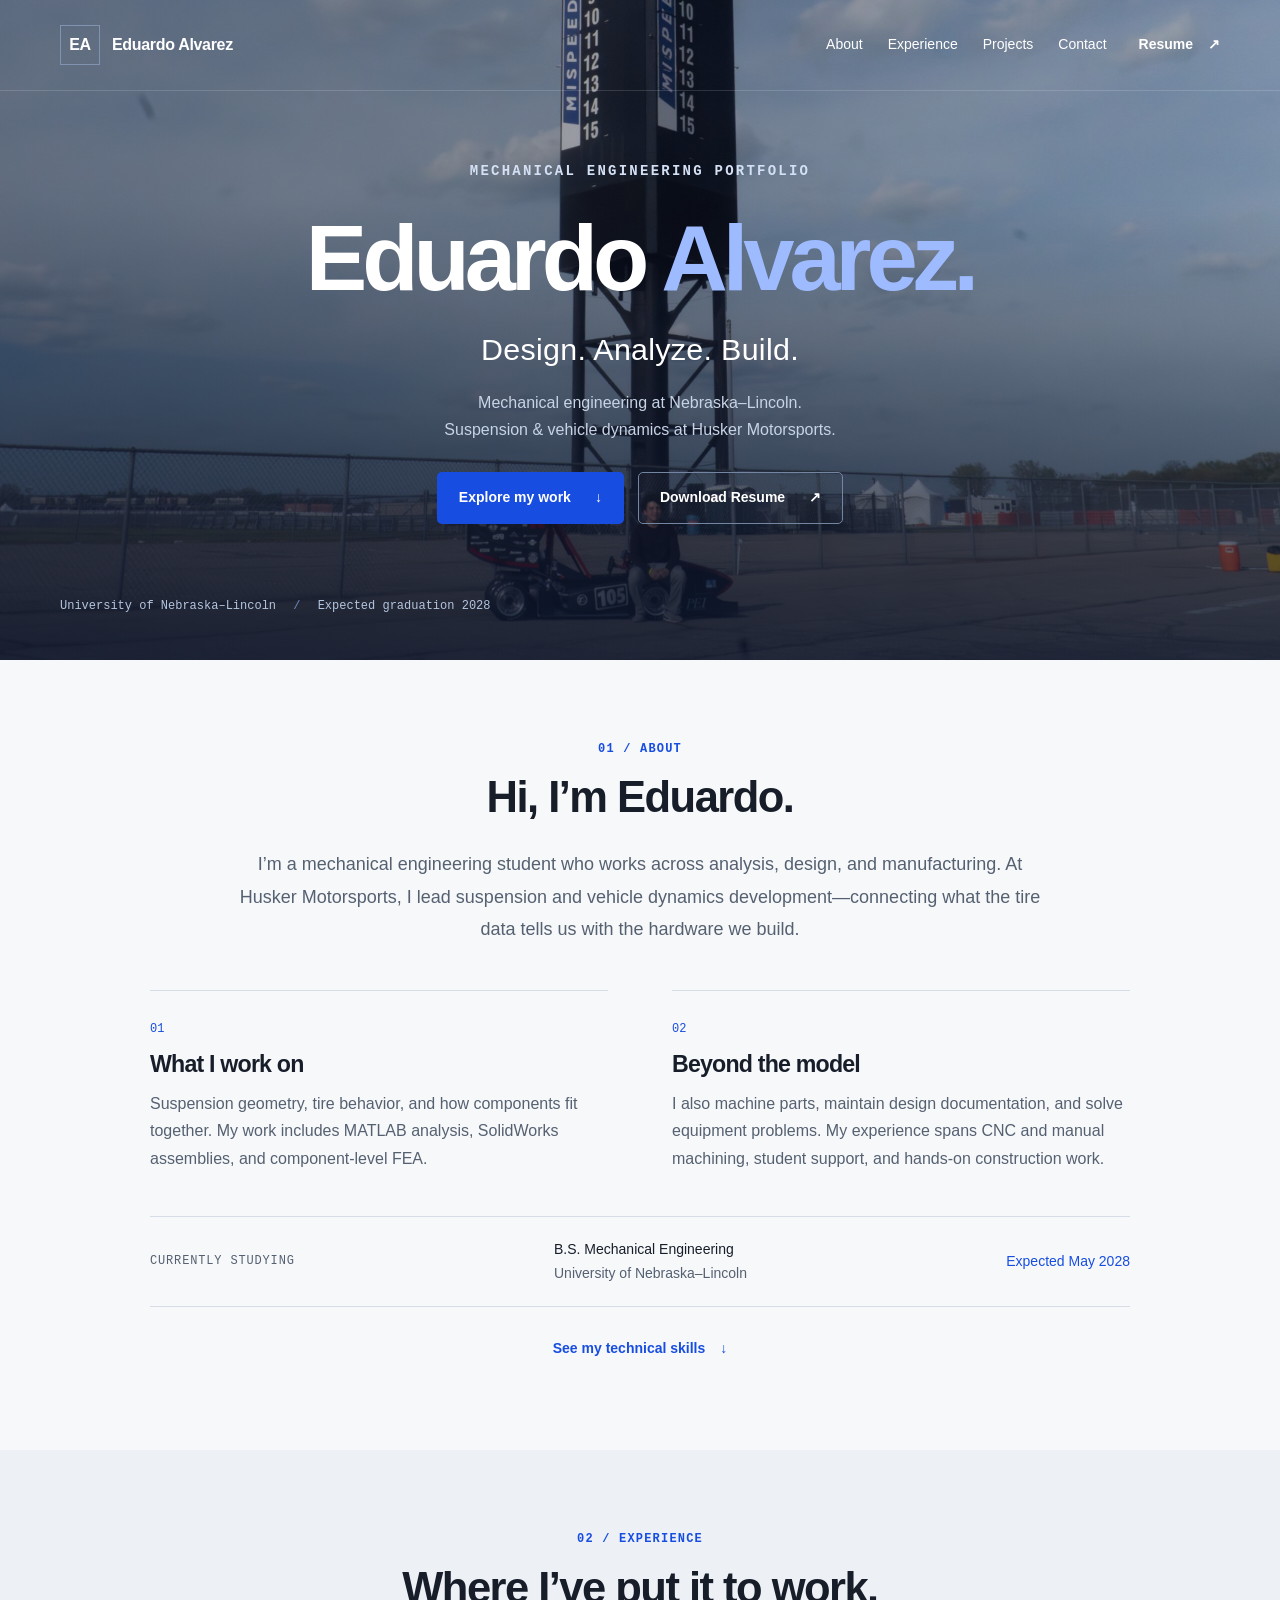
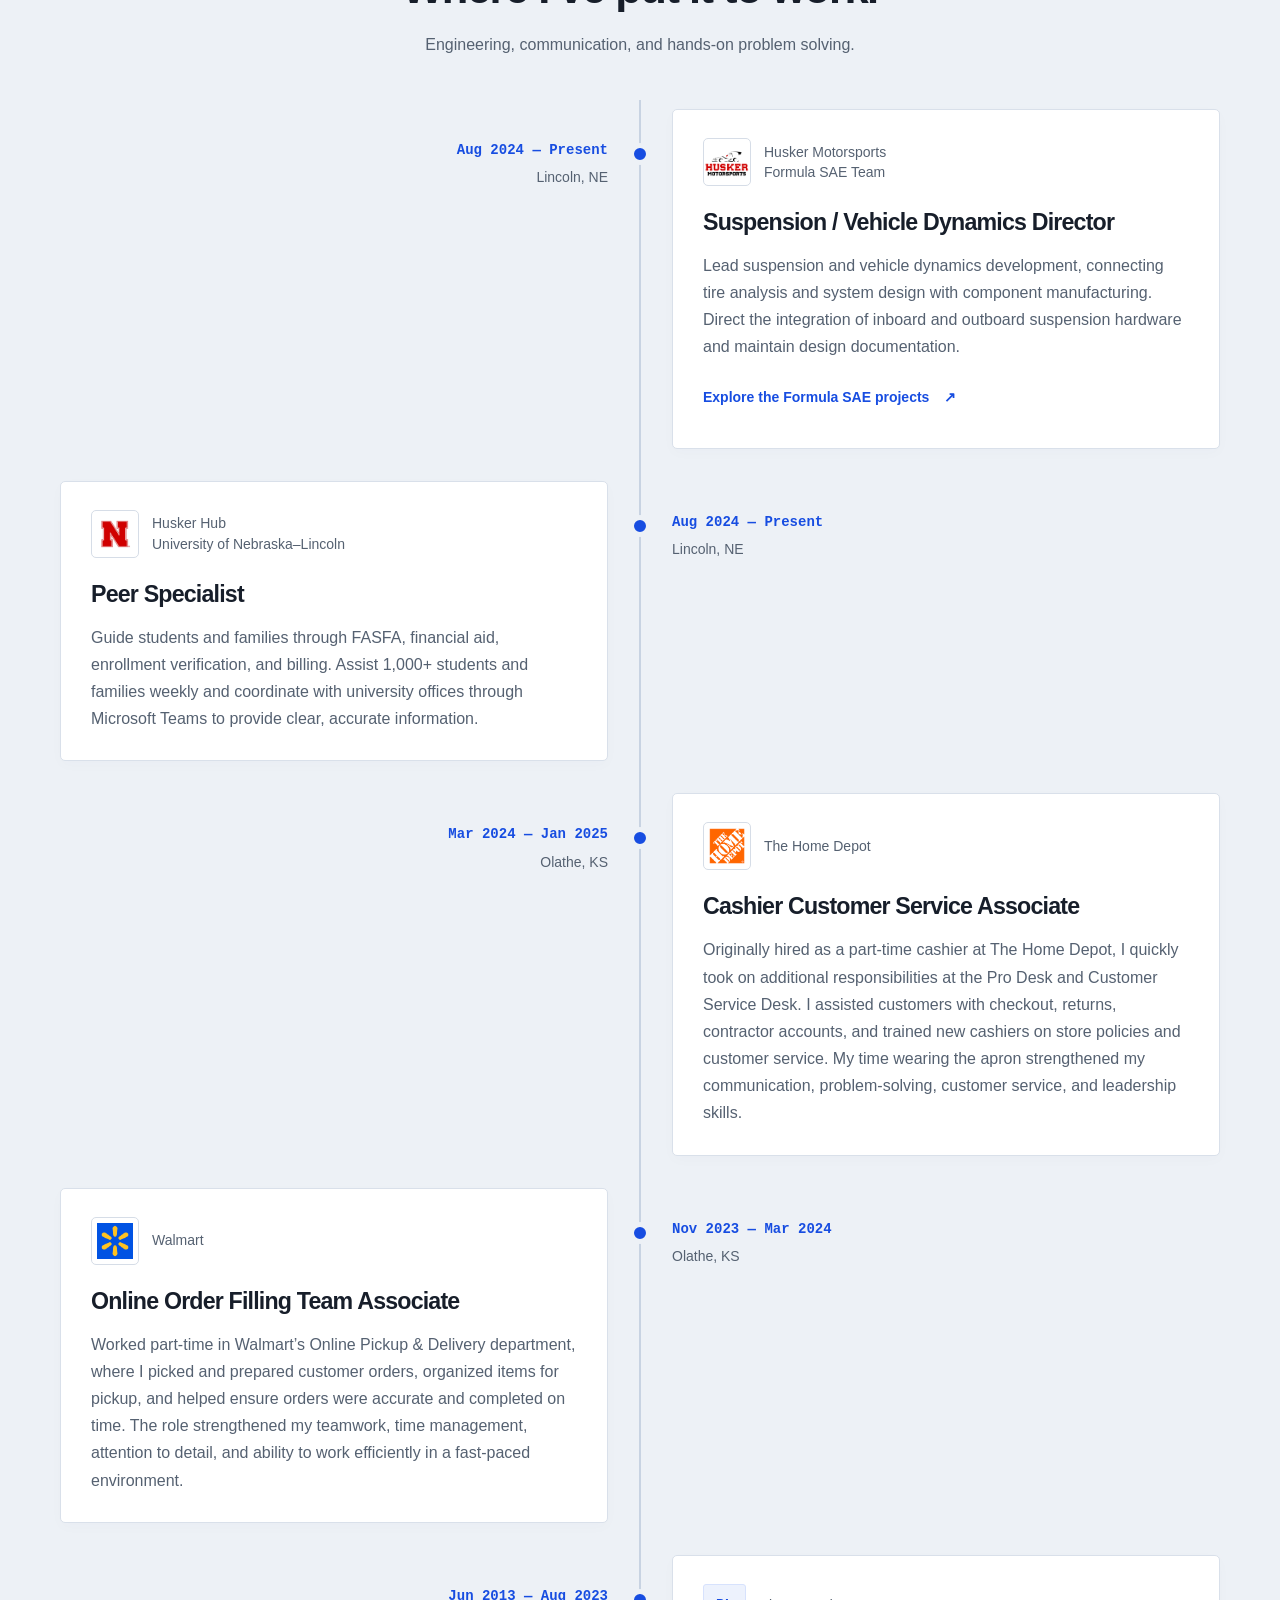
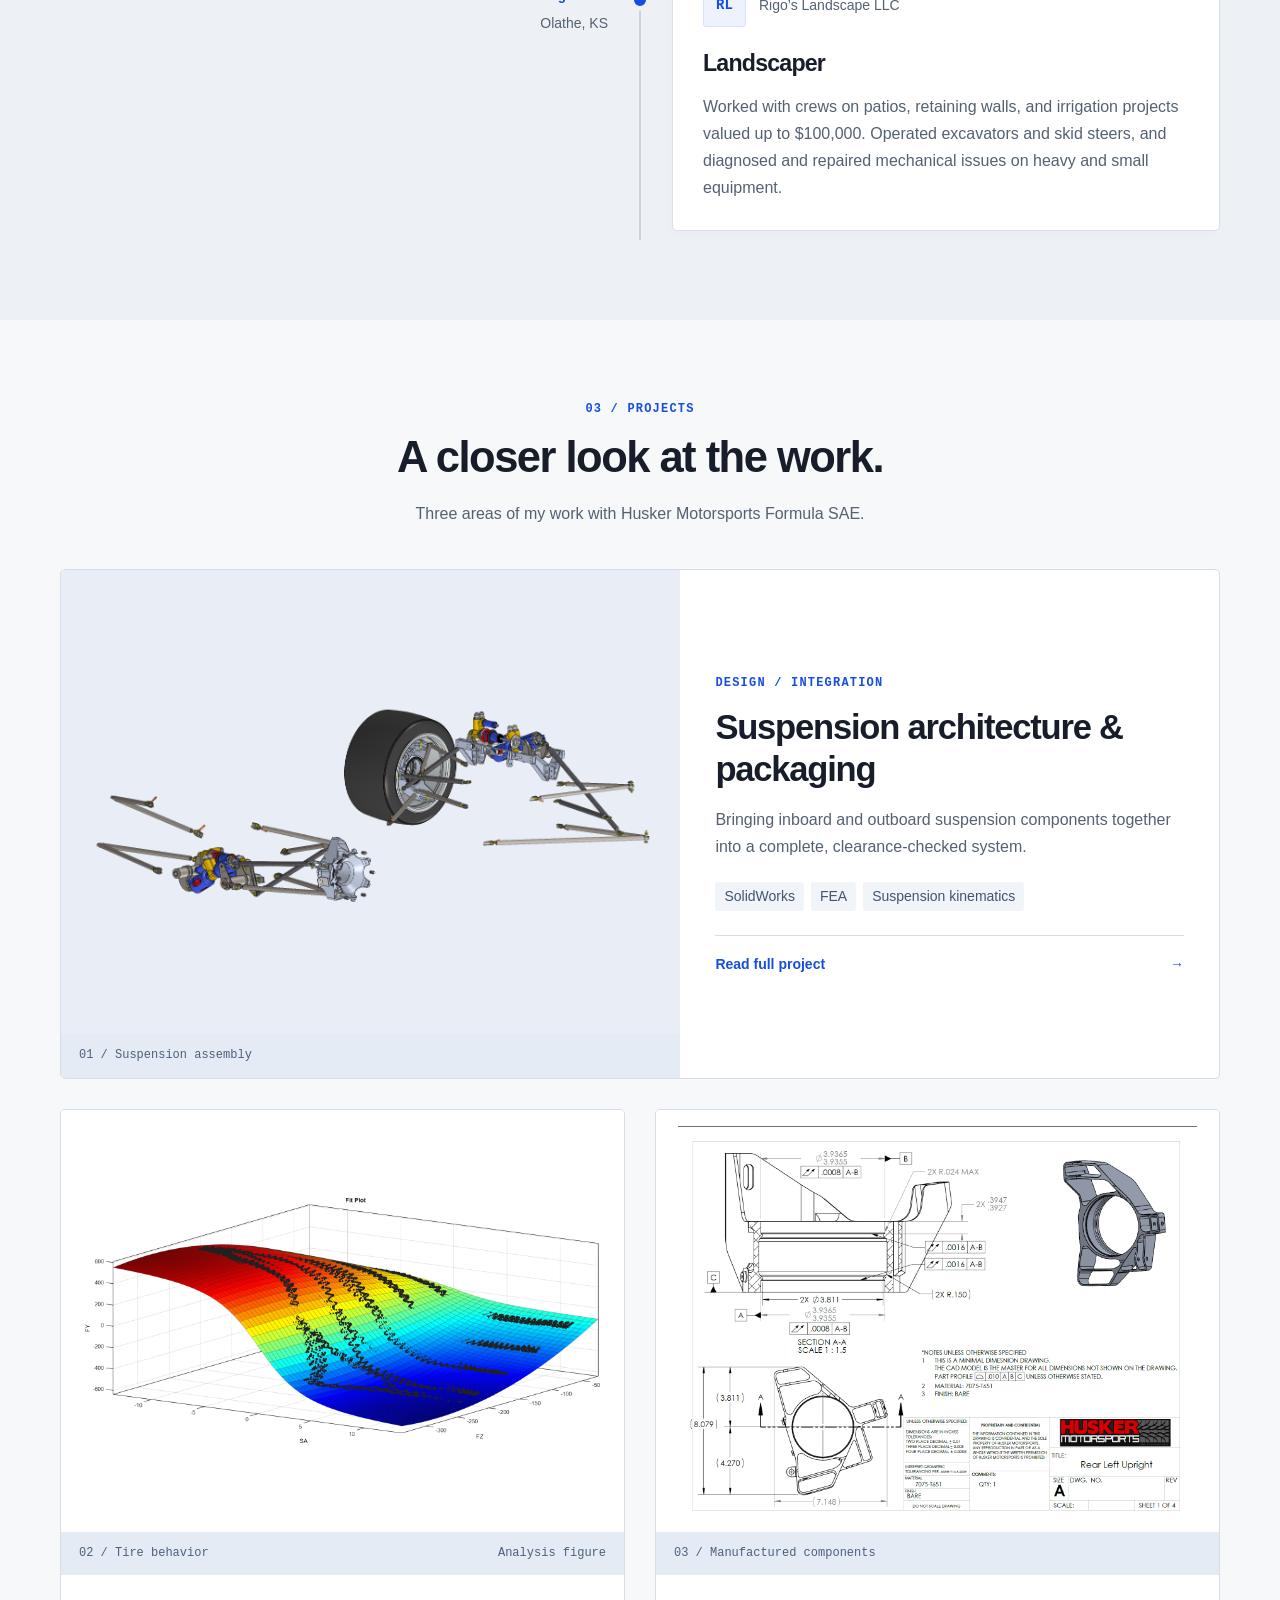
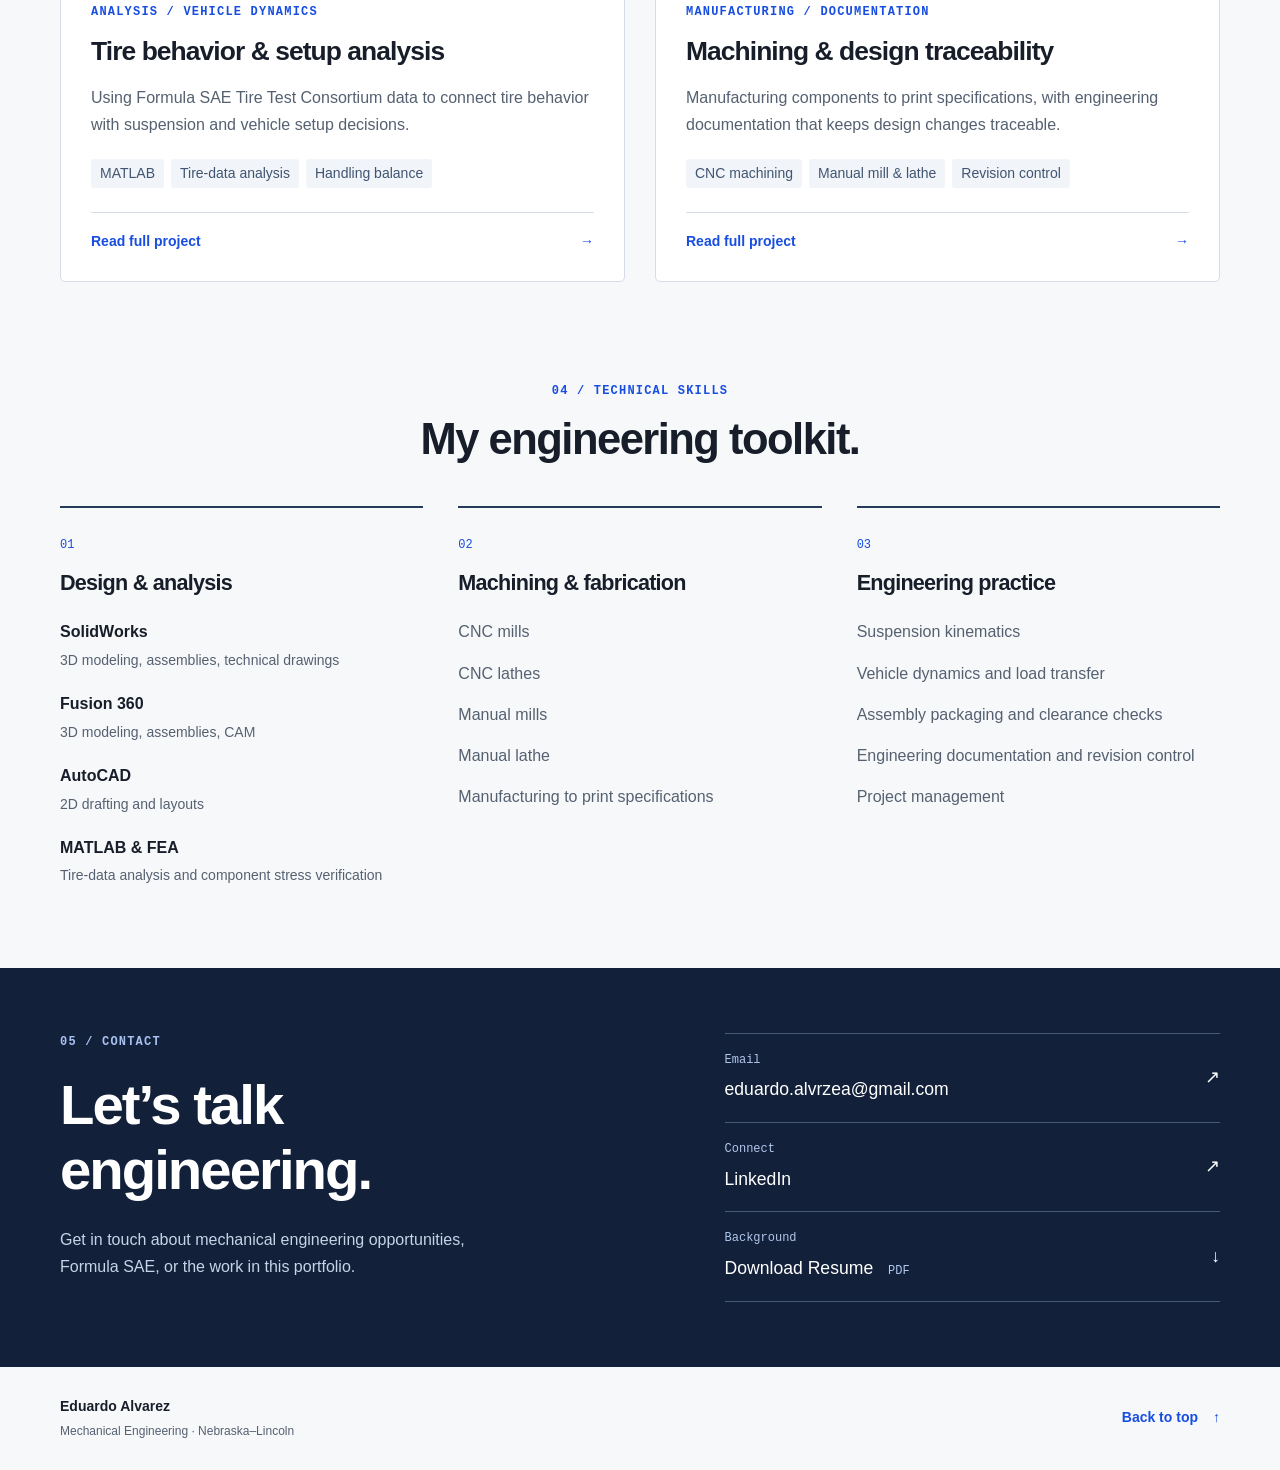
<file: index.html>
<!doctype html>
<html lang="en">
<head>
  <meta charset="utf-8">
  <meta name="viewport" content="width=device-width, initial-scale=1">
  <meta name="description" content="Eduardo Alvarez — mechanical engineering student at the University of Nebraska–Lincoln. Formula SAE suspension, vehicle dynamics, CAD, FEA, and manufacturing.">
  <meta name="theme-color" content="#174de1">
  <meta property="og:type" content="website">
  <meta property="og:title" content="Eduardo Alvarez | Mechanical Engineering Portfolio">
  <meta property="og:description" content="From tire-data analysis to suspension design and manufacturing. Explore Eduardo Alvarez’s mechanical engineering work.">
  <title>Eduardo Alvarez | Mechanical Engineering Portfolio</title>
  <link rel="icon" type="image/svg+xml" href="data:image/svg+xml,%3Csvg xmlns='http://www.w3.org/2000/svg' viewBox='0 0 40 40'%3E%3Crect width='40' height='40' rx='5' fill='%23174de1'/%3E%3Cpath d='M10 11h20v4H14v3h13v4H14v3h16v4H10z' fill='white'/%3E%3C/svg%3E">
  <link rel="stylesheet" href="assets/styles.css">
  <link rel="stylesheet" href="assets/project-pages.css">
</head>
<body>
  <a class="skip-link" href="#main">Skip to content</a>
  <header class="site-header">
    <div class="container header-inner">
      <a class="brand" href="#top" aria-label="Eduardo Alvarez, back to top"><span class="monogram" aria-hidden="true">EA</span><span>Eduardo Alvarez</span></a>
      <nav aria-label="Main navigation"><a href="#about">About</a><a href="#experience">Experience</a><a href="#projects">Projects</a><a href="#contact">Contact</a></nav>
      <a class="header-resume" href="assets/Eduardo-Alvarez-Resume.pdf" target="_blank" rel="noopener">Resume <span aria-hidden="true">↗</span><span class="sr-only"> (PDF, opens in a new tab)</span></a>
    </div>
  </header>
  <main id="main">
    <section class="hero" id="top" aria-labelledby="hero-title">
      <!-- Replace this image with your own wide Formula SAE photo; see README.md. -->
      <img class="hero-backdrop" src="assets/images/formula-sae-placeholder.jpg" alt="Formula SAE vehicle photo placeholder" width="1600" height="800">
      <div class="hero-inner container">
        <p class="eyebrow">Mechanical engineering portfolio</p>
        <h1 id="hero-title">Eduardo <span>Alvarez.</span></h1>
        <p class="hero-statement">Design. Analyze. Build.</p>
        <p class="hero-description">Mechanical engineering at Nebraska–Lincoln.<br> Suspension &amp; vehicle dynamics at Husker Motorsports.</p>
        <div class="hero-actions"><a class="button button-primary" href="#projects">Explore my work <span aria-hidden="true">↓</span></a><a class="button button-outline" href="assets/Eduardo-Alvarez-Resume.pdf" download>Download Resume <span aria-hidden="true">↗</span></a></div>
      </div>
      <div class="hero-bottom container"><span>University of Nebraska–Lincoln <span class="hero-divider" aria-hidden="true">/</span> Expected graduation 2028</span><span class="image-status"></span></div>
    </section>
    <section class="about section container" id="about" aria-labelledby="about-title">
      <div class="section-heading centered"><p class="eyebrow">01 / About</p><h2 id="about-title">Hi, I’m Eduardo.</h2></div>
      <p class="about-intro">I’m a mechanical engineering student who works across analysis, design, and manufacturing. At Husker Motorsports, I lead suspension and vehicle dynamics development—connecting what the tire data tells us with the hardware we build.</p>
      <div class="about-columns">
        <div><span class="about-number" aria-hidden="true">01</span><h3>What I work on</h3><p>Suspension geometry, tire behavior, and how components fit together. My work includes MATLAB analysis, SolidWorks assemblies, and component-level FEA.</p></div>
        <div><span class="about-number" aria-hidden="true">02</span><h3>Beyond the model</h3><p>I also machine parts, maintain design documentation, and solve equipment problems. My experience spans CNC and manual machining, student support, and hands-on construction work.</p></div>
      </div>
      <div class="about-education"><span class="meta-label">Currently studying</span><p>B.S. Mechanical Engineering <span>University of Nebraska–Lincoln</span></p><span class="graduation">Expected May 2028</span></div>
      <div class="about-skills-link"><a class="text-link" href="#skills">See my technical skills <span aria-hidden="true">↓</span></a></div>
    </section>
    <section class="experience-section section" id="experience" aria-labelledby="experience-title">
      <div class="container">
        <div class="section-heading centered"><p class="eyebrow">02 / Experience</p><h2 id="experience-title">Where I’ve put it to work.</h2><p>Engineering, communication, and hands-on problem solving.</p></div>
        <div class="timeline">




                    <!-- Job Time Line Section  --->
<!-- %%%%%%%%%%%%%%%%%%%%%%%%%%%%%%%%%%%%%%%%%%%%%%%%%%%%%%%%%%%%%%%%%%%%%%%%%%%%%%%%%%%%%%%%%%%%%%%%%%%%%%%%%%%%%%%%%%%%%%%%%%%%%%%%%%%%%%%%%%%%%%%%%%%%%%%%%%%%%%%%%%%%%%%%%%%%%%%%%%%%%%%%%%%%%%%%%%%%%%%%%%%%%%%%%%%%%%%%%%%%%%%%%%%%%%%%%%%%%%%%%%%%%%%%%%%%%%%%%%%%%%%%%%%%%%%%%%-->
<!--     If you want to add more experience items, copy and paste the following block and update the content.
         Its paste in order so the most recent experience should be at the top.

          <article class="timeline-item">
            <div class="experience-meta"><p>Jun 2013 — Aug 2023</p><span>Olathe, KS</span></div>
            <div class="experience-body"><div class="organization-row"><span class="organization-mark" aria-hidden="true">RL</span><p class="organization">Rigo’s Landscape LLC</p></div><h3>Landscaper</h3><p>Worked with crews on patios, retaining walls, and irrigation projects valued up to $100,000. Operated excavators and skid steers, and diagnosed and repaired mechanical issues on heavy and small equipment.</p></div>
          </article>
-->
          <article class="timeline-item">
            <div class="experience-meta"><p>Aug 2024 — Present</p><span>Lincoln, NE</span></div>
            <div class="experience-body"><div class="organization-row"><span class="husker-logo-frame">
  <img
    src="assets/images/HMS Logo.png"
    alt=""
  >
</span><p class="organization">Husker Motorsports<br> Formula SAE Team</p></div><h3>Suspension / Vehicle Dynamics Director</h3><p>Lead suspension and vehicle dynamics development, connecting tire analysis and system design with component manufacturing. Direct the integration of inboard and outboard suspension hardware and maintain design documentation.</p><a class="text-link" href="#projects">Explore the Formula SAE projects <span aria-hidden="true">↗</span></a></div>
          </article>




          <article class="timeline-item">
            <div class="experience-meta"><p>Aug 2024 — Present</p><span>Lincoln, NE</span></div>
            <div class="experience-body"><div class="organization-row"><img
  class="organization-logo"
  src="assets/images/nebraska-n.jpg"
  alt=""
  width="48"
  height="48"
><p class="organization">Husker Hub<br> University of Nebraska–Lincoln</p></div><h3>Peer Specialist</h3><p>Guide students and families through FASFA, financial aid, enrollment verification, and billing. Assist 1,000+ students and families weekly and coordinate with university offices through Microsoft Teams to provide clear, accurate information.</p></div>
          </article>



          <article class="timeline-item">
            <div class="experience-meta"><p>Mar 2024 — Jan 2025</p><span>Olathe, KS</span></div>
            <div class="experience-body"><div class="organization-row"><img
                  class="organization-logo"
                 src="assets/images/The Home Depot.png"
                  alt=""
                width="48"
                height="48"
><p class="organization">The Home Depot</p></div><h3>Cashier Customer Service Associate</h3><p>Originally hired as a part-time cashier at The Home Depot, I quickly took on additional responsibilities at the Pro Desk and Customer Service Desk. I assisted customers with checkout, returns, contractor accounts, and trained new cashiers on store policies and customer service. My time wearing the apron strengthened my communication, problem-solving, customer service, and leadership skills.</p></div>
          </article>

          <article class="timeline-item">
            <div class="experience-meta"><p>Nov 2023 — Mar 2024</p><span>Olathe, KS</span></div>
            <div class="experience-body"><div class="organization-row"><img
                     class="organization-logo"
                     src="assets/images/Walmart.png"
                     alt=""
                     width="48"
                    height="48"
              ><p class="organization">Walmart</p></div><h3>Online Order Filling Team Associate</h3><p>Worked part-time in Walmart’s Online Pickup & Delivery department, where I picked and prepared customer orders, organized items for pickup, and helped ensure orders were accurate and completed on time. The role strengthened my teamwork, time management, attention to detail, and ability to work efficiently in a fast-paced environment.</p></div>
          </article>




          <article class="timeline-item">
            <div class="experience-meta"><p>Jun 2013 — Aug 2023</p><span>Olathe, KS</span></div>
            <div class="experience-body"><div class="organization-row"><span class="organization-mark" aria-hidden="true">RL</span><p class="organization">Rigo’s Landscape LLC</p></div><h3>Landscaper</h3><p>Worked with crews on patios, retaining walls, and irrigation projects valued up to $100,000. Operated excavators and skid steers, and diagnosed and repaired mechanical issues on heavy and small equipment.</p></div>
          </article>
<!-- %%%%%%%%%%%%%%%%%%%%%%%%%%%%%%%%%%%%%%%%%%%%%%%%%%%%%%%%%%%%%%%%%%%%%%%%%%%%%%%%%%%%%%%%%%%%%%%%%%%%%%%%%%%%%%%%%%%%%%%%%%%%%%%%%%%%%%%%%%%%%%%%%%%%%%%%%%%%%%%%%%%%%%%%%%%%%%%%%%%%%%%%%%%%%%%%%%%%%%%%%%%%%%%%%%%%%%%%%%%%%%%%%%%%%%%%%%%%%%%%%%%%%%%%%%%%%%%%%%%%%%%%%%%%%%%%%%-->


        </div>
      </div>
    </section>
    <section class="projects section container" id="projects" aria-labelledby="projects-title">
      <div class="section-heading centered"><p class="eyebrow">03 / Projects</p><h2 id="projects-title">A closer look at the work.</h2><p>Three areas of my work with Husker Motorsports Formula SAE.</p></div>
      <div class="project-grid">
      <article class="project project-featured" id="suspension">
        <figure class="project-media"><img src="assets/images/Suspension Master Assembly.PNG" alt="CAD assembly of Formula SAE suspension components, including control arms, uprights, a wheel, and inboard actuation hardware" width="800" height="600" loading="lazy"><figcaption><span>01 / Suspension assembly</span><span></span></figcaption></figure>
        <div class="project-copy"><p class="eyebrow">Design / Integration</p><h3>Suspension architecture &amp; packaging</h3><p>Bringing inboard and outboard suspension components together into a complete, clearance-checked system.</p><ul class="tags" aria-label="Tools and methods"><li>SolidWorks</li><li>FEA</li><li>Suspension kinematics</li></ul><a class="project-open" href="projects/suspension.html" aria-label="Read full project: Suspension architecture &amp; packaging">Read full project <span aria-hidden="true">→</span></a></div>
      </article>

      
      <article class="project" id="tire-analysis">
        <figure class="project-media"><img src="assets/images/tire-analysis-polished.png" alt="Tire-data fit plot showing a colored surface and black data points across the FY, SA, and FZ axes" width="800" height="600" loading="lazy"><figcaption><span>02 / Tire behavior</span><span>Analysis figure</span></figcaption></figure>
        <div class="project-copy"><p class="eyebrow">Analysis / Vehicle dynamics</p><h3>Tire behavior &amp; setup analysis</h3><p>Using Formula SAE Tire Test Consortium data to connect tire behavior with suspension and vehicle setup decisions.</p><ul class="tags" aria-label="Tools and methods"><li>MATLAB</li><li>Tire-data analysis</li><li>Handling balance</li></ul><a class="project-open" href="projects/tire-analysis.html" aria-label="Read full project: Tire behavior &amp; setup analysis">Read full project <span aria-hidden="true">→</span></a></div>
      </article>
      <article class="project" id="manufacturing">
        <figure class="project-media"><img src="assets/images/Hub Drawing.png" alt="Engineering drawing titled Rear Left Upright, with dimensions, section views, an isometric view, and manufacturing notes" width="800" height="600" loading="lazy"><figcaption><span>03 / Manufactured components</span><span></span></figcaption></figure>
        <div class="project-copy"><p class="eyebrow">Manufacturing / Documentation</p><h3>Machining &amp; design traceability</h3><p>Manufacturing components to print specifications, with engineering documentation that keeps design changes traceable.</p><ul class="tags" aria-label="Tools and methods"><li>CNC machining</li><li>Manual mill &amp; lathe</li><li>Revision control</li></ul><a class="project-open" href="projects/manufacturing.html" aria-label="Read full project: Machining &amp; design traceability">Read full project <span aria-hidden="true">→</span></a></div>
      </article>
      </div>
    </section>
    <section class="skills section container" id="skills" aria-labelledby="skills-title">
      <div class="section-heading centered"><p class="eyebrow">04 / Technical skills</p><h2 id="skills-title">My engineering toolkit.</h2></div>
      <div class="skills-grid">
        <div class="skill-group"><span class="skill-number" aria-hidden="true">01</span><h3>Design &amp; analysis</h3><dl><div><dt>SolidWorks</dt><dd>3D modeling, assemblies, technical drawings</dd></div><div><dt>Fusion 360</dt><dd>3D modeling, assemblies, CAM</dd></div><div><dt>AutoCAD</dt><dd>2D drafting and layouts</dd></div><div><dt>MATLAB &amp; FEA</dt><dd>Tire-data analysis and component stress verification</dd></div></dl></div>
        <div class="skill-group"><span class="skill-number" aria-hidden="true">02</span><h3>Machining &amp; fabrication</h3><ul class="skill-list"><li>CNC mills</li><li>CNC lathes</li><li>Manual mills</li><li>Manual lathe</li><li>Manufacturing to print specifications</li></ul></div>
        <div class="skill-group"><span class="skill-number" aria-hidden="true">03</span><h3>Engineering practice</h3><ul class="skill-list"><li>Suspension kinematics</li><li>Vehicle dynamics and load transfer</li><li>Assembly packaging and clearance checks</li><li>Engineering documentation and revision control</li><li>Project management</li></ul></div>
      </div>
    </section>
    <section class="contact section" id="contact" aria-labelledby="contact-title">
      <div class="container contact-inner"><div><p class="eyebrow">05 / Contact</p><h2 id="contact-title">Let’s talk<br> engineering.</h2><p>Get in touch about mechanical engineering opportunities,<br> Formula SAE, or the work in this portfolio.</p></div><div class="contact-links"><a href="mailto:eduardo.alvrzea@gmail.com"><span><span class="contact-label">Email</span>eduardo.alvrzea@gmail.com</span><span aria-hidden="true">↗</span></a><a href="https://www.linkedin.com/in/eduardo-alvarezea" target="_blank" rel="noopener noreferrer"><span><span class="contact-label">Connect</span>LinkedIn</span><span aria-hidden="true">↗</span><span class="sr-only"> (opens in a new tab)</span></a><a href="assets/Eduardo-Alvarez-Resume.pdf" download><span><span class="contact-label">Background</span>Download Resume <small>PDF</small></span><span aria-hidden="true">↓</span></a></div></div>
    </section>
  </main>
  <footer class="container site-footer"><p><strong>Eduardo Alvarez</strong><span>Mechanical Engineering · Nebraska–Lincoln</span></p><a class="text-link" href="#top">Back to top <span aria-hidden="true">↑</span></a></footer>
</body>
</html>
</file>
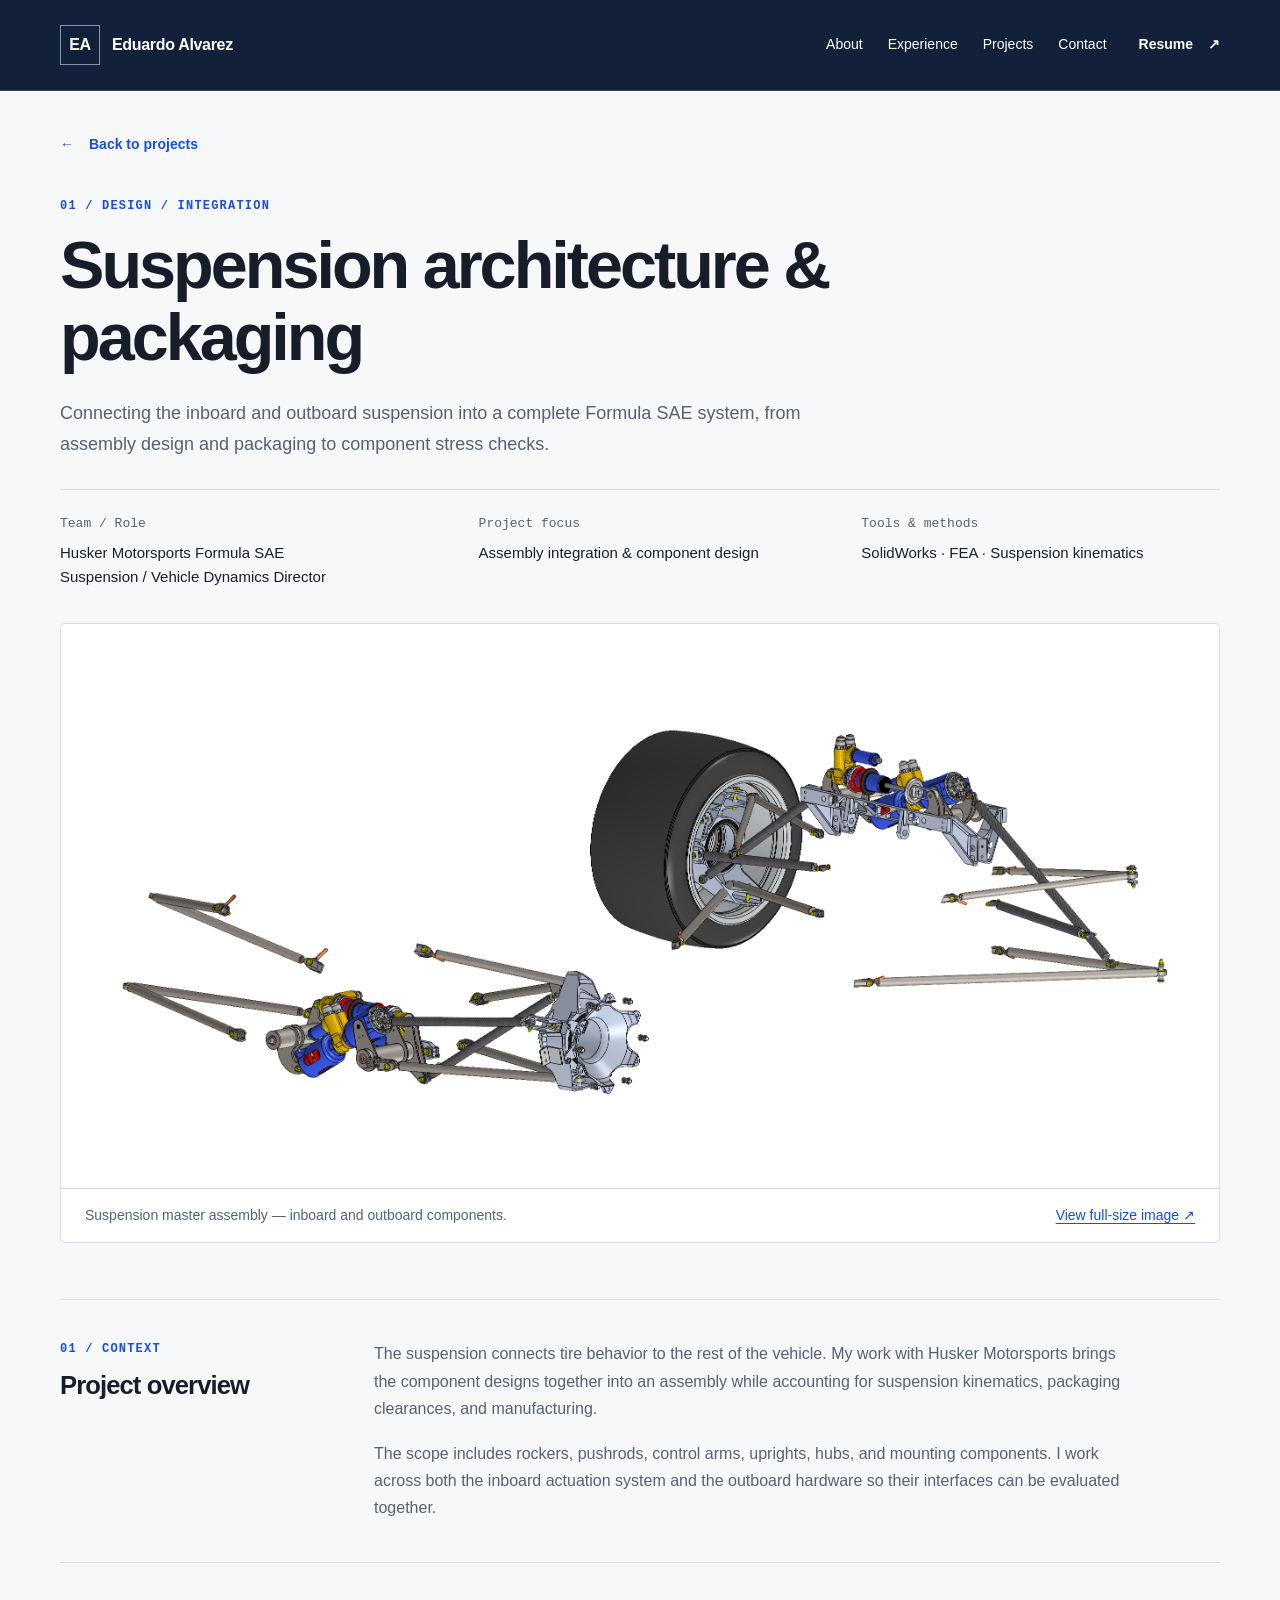
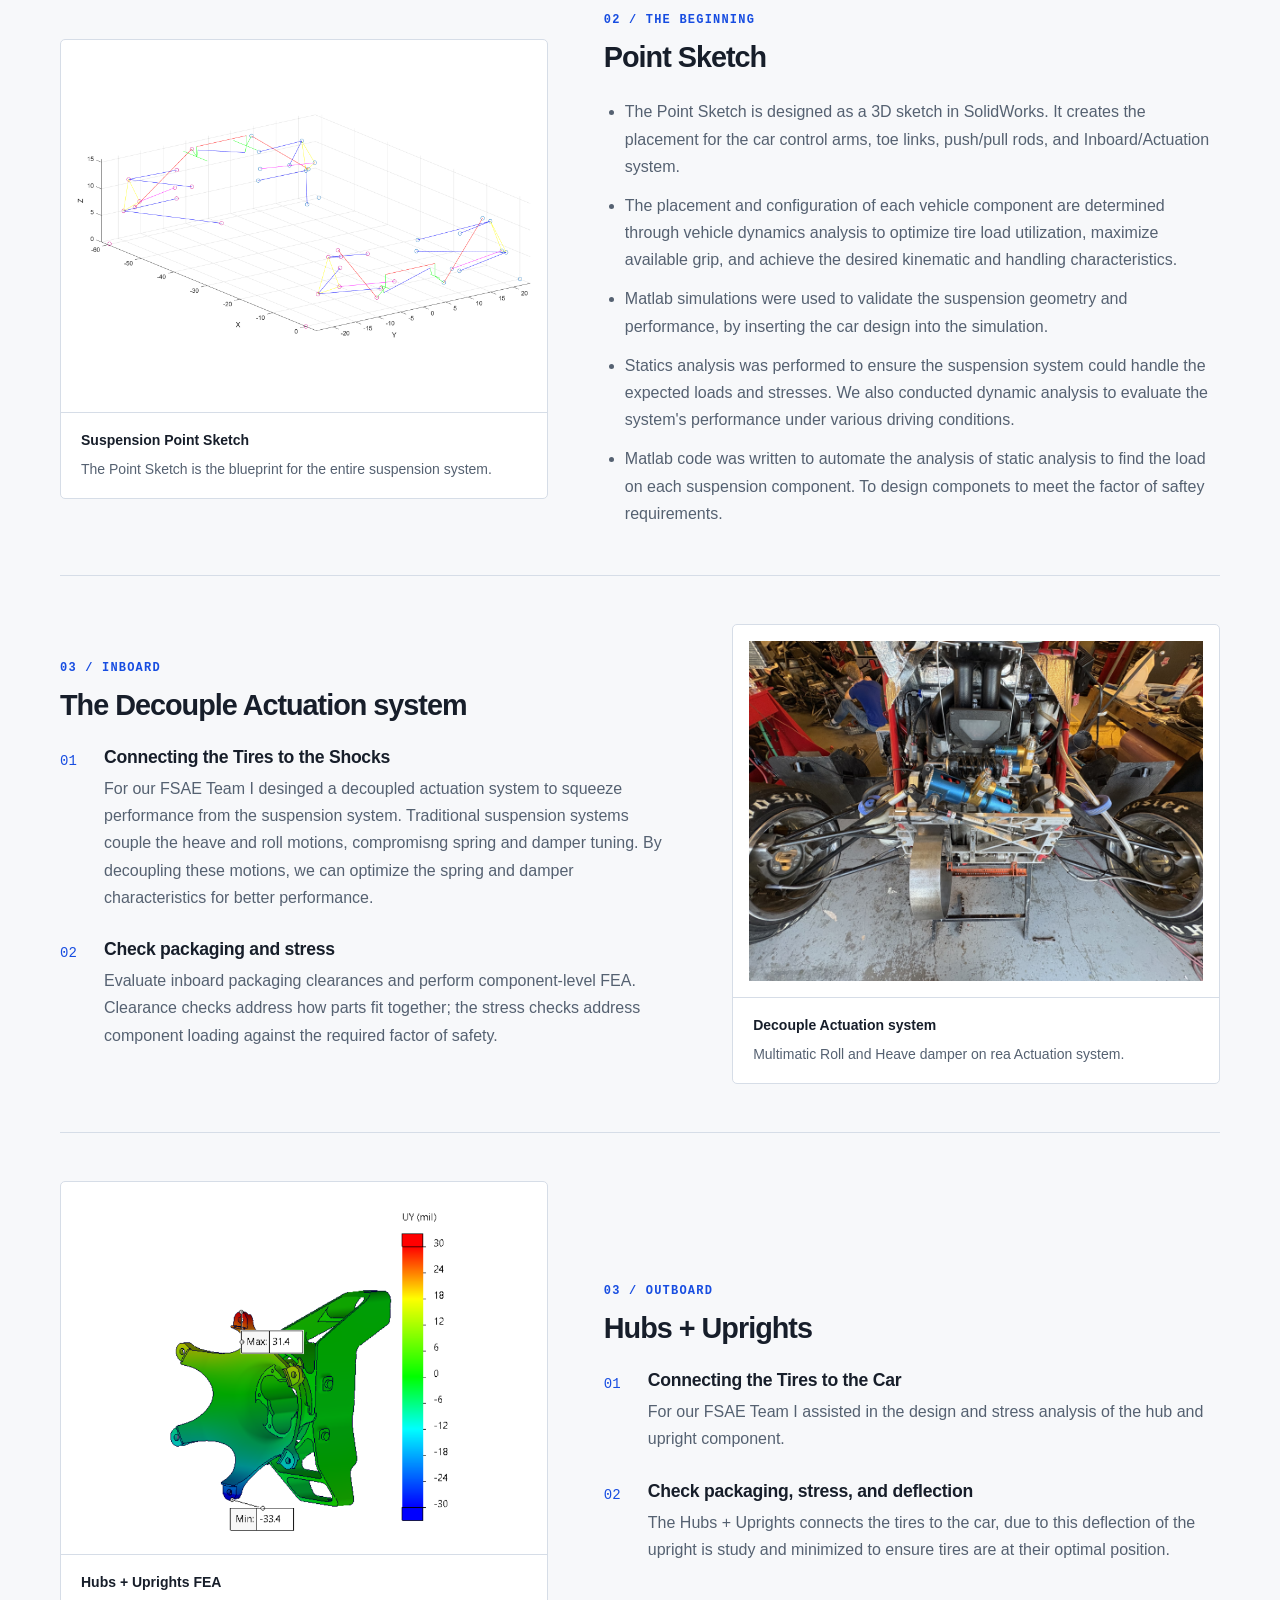
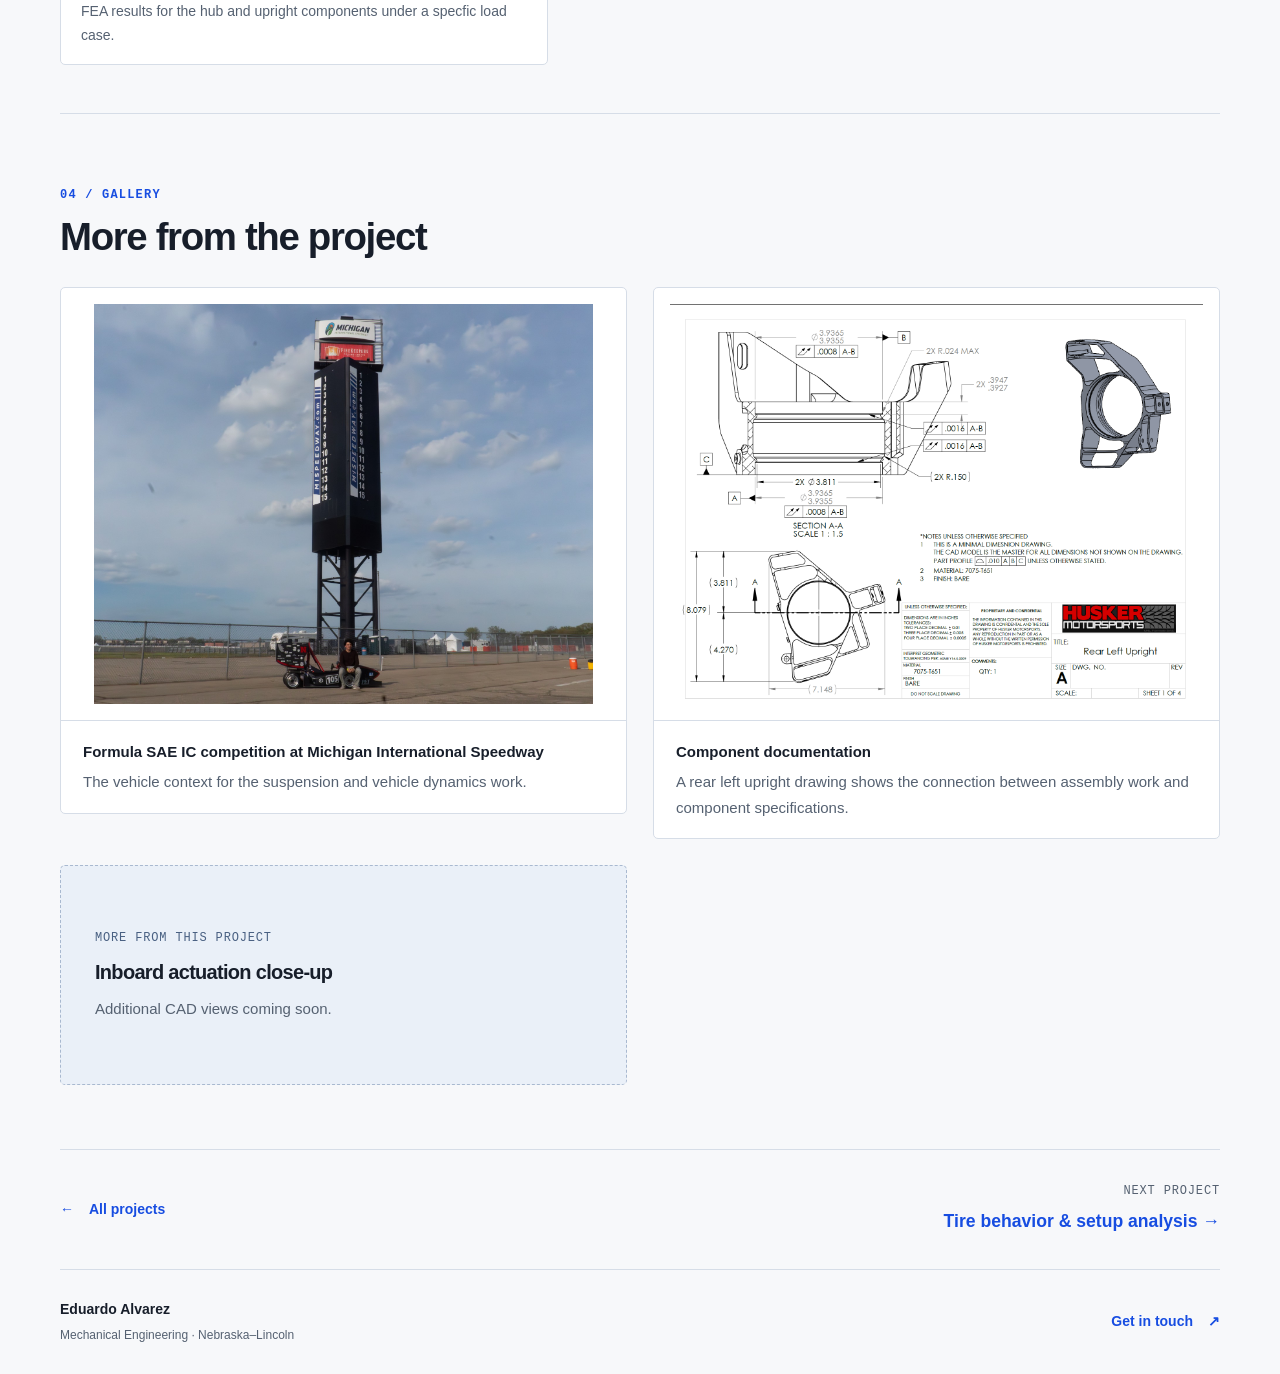
<file: projects/suspension.html>
<!doctype html>
<html lang="en">
<head>
  <meta charset="utf-8">
  <meta name="viewport" content="width=device-width, initial-scale=1">
  <title>Suspension architecture &amp; packaging | Eduardo Alvarez</title>
  <meta name="description" content="Connecting the inboard and outboard suspension into a complete Formula SAE system, from assembly design and packaging to component stress checks.">
  <meta name="theme-color" content="#122039">
  <meta property="og:title" content="Suspension architecture &amp; packaging | Eduardo Alvarez">
  <meta property="og:description" content="Connecting the inboard and outboard suspension into a complete Formula SAE system, from assembly design and packaging to component stress checks.">
  <meta property="og:type" content="website">
  <link rel="icon" type="image/svg+xml" href="data:image/svg+xml,%3Csvg xmlns='http://www.w3.org/2000/svg' viewBox='0 0 40 40'%3E%3Crect width='40' height='40' rx='5' fill='%23174de1'/%3E%3Cpath d='M10 11h20v4H14v3h13v4H14v3h16v4H10z' fill='white'/%3E%3C/svg%3E">
  <link rel="stylesheet" href="../assets/styles.css">
  <link rel="stylesheet" href="../assets/project-pages.css">
</head>
<body class="project-page" id="top">
  <a class="skip-link" href="#main">Skip to content</a>
  <header class="site-header">
    <div class="container header-inner">
      <a class="brand" href="../index.html#top" aria-label="Eduardo Alvarez, portfolio home"><span class="monogram" aria-hidden="true">EA</span><span>Eduardo Alvarez</span></a>
      <nav aria-label="Main navigation"><a href="../index.html#about">About</a><a href="../index.html#experience">Experience</a><a href="../index.html#projects">Projects</a><a href="../index.html#contact">Contact</a></nav>
      <a class="header-resume" href="../assets/Eduardo-Alvarez-Resume.pdf" target="_blank" rel="noopener">Resume <span aria-hidden="true">↗</span><span class="sr-only"> (PDF, opens in a new tab)</span></a>
    </div>
  </header>

  <main id="main">
    <!-- EDIT THE TITLE, INTRODUCTION, AND PROJECT FACTS HERE. -->
    <section class="case-intro container" aria-labelledby="project-title">
      <a class="text-link case-back" href="../index.html#projects"><span aria-hidden="true">←</span> Back to projects</a>
      <p class="eyebrow">01 / Design / Integration</p>
      <h1 id="project-title">Suspension architecture &amp; packaging</h1>
      <p class="case-lead">Connecting the inboard and outboard suspension into a complete Formula SAE system, from assembly design and packaging to component stress checks.</p>
      <dl class="case-facts">
        <div><dt>Team / Role</dt><dd>Husker Motorsports Formula SAE<br>Suspension / Vehicle Dynamics Director</dd></div>
        <div><dt>Project focus</dt><dd>Assembly integration &amp; component design</dd></div>
        <div><dt>Tools &amp; methods</dt><dd>SolidWorks · FEA · Suspension kinematics</dd></div>
      </dl>
    </section>

    <!-- MAIN PROJECT IMAGE: keep the filename capitalization exactly as saved. -->
    <figure class="case-figure container">
      <a class="case-image-link" href="../assets/images/Suspension Master Assembly.PNG" target="_blank" rel="noopener" aria-label="Open main project image in a new tab">
        <img src="../assets/images/Suspension Master Assembly.PNG" alt="CAD assembly of Formula SAE suspension components, including control arms, uprights, a wheel, and inboard actuation hardware" width="2531" height="1176" fetchpriority="high">
      </a>
      <figcaption><span>Suspension master assembly — inboard and outboard components.</span><a href="../assets/images/Suspension Master Assembly.PNG" target="_blank" rel="noopener">View full-size image <span class="sr-only">(opens in a new tab)</span><span aria-hidden="true">↗</span></a></figcaption>
    </figure>

    <div class="case-sections container">
      <!-- OVERVIEW: add more paragraphs inside the case-prose div. -->
      <section class="case-section" aria-labelledby="overview-title">
        <div><p class="eyebrow">01 / Context</p><h2 id="overview-title">Project overview</h2></div>
        <div class="case-prose">
            <p>The suspension connects tire behavior to the rest of the vehicle. My work with Husker Motorsports brings the component designs together into an assembly while accounting for suspension kinematics, packaging clearances, and manufacturing.</p>
            <p>The scope includes rockers, pushrods, control arms, uprights, hubs, and mounting components. I work across both the inboard actuation system and the outboard hardware so their interfaces can be evaluated together.</p>
        </div>
      </section>

      <!-- ALTERNATING ROWS: images switch sides automatically. Copy a whole case-story-row to add another. -->
      <div class="case-stories">
      <!-- YOUR CONTRIBUTION: add or edit list items below. -->
      <section class="case-story-row" aria-labelledby="contribution-title">
        <!-- CONTRIBUTION IMAGE: change the filename in both href and src to use a different image. -->
        <figure class="case-story-media">
          <a href="../assets/images/Matlab_PointsSketch.png" target="_blank" rel="noopener"
             aria-label="Open suspension assembly image in a new tab">
            <img src="../assets/images/Matlab_PointsSketch.png"
                 alt="CAD assembly showing the inboard actuation system, control arms, uprights, and wheel" loading="lazy">
          </a>
          <figcaption><strong>Suspension Point Sketch</strong>The Point Sketch is the blueprint for the entire suspension system.</figcaption>
        </figure>
        <div class="case-story-copy">
        <div><p class="eyebrow">02 / The Beginning</p><h2 id="contribution-title">Point Sketch</h2></div>
        <div class="case-prose">
          <ul>
              <li>The Point Sketch is designed as a 3D sketch in SolidWorks. It creates the placement for the car control arms, toe links, push/pull rods, and Inboard/Actuation system.</li>
              <li>The placement and configuration of each vehicle component are determined through vehicle dynamics analysis to optimize tire load utilization, maximize available grip, and achieve the desired kinematic and handling characteristics.</li>
              <li>Matlab simulations were used to validate the suspension geometry and performance, by inserting the car design into the simulation.</li>
              <li>Statics analysis was performed to ensure the suspension system could handle the expected loads and stresses. We also conducted dynamic analysis to evaluate the system's performance under various driving conditions.</li>
              <li>Matlab code was written to automate the analysis of static analysis to find the load on each suspension component. To design componets to meet the factor of saftey requirements.</li>
          </ul>
        </div>
        </div>
      </section>

      <!-- ENGINEERING PROCESS: expand these descriptions with your own project details. -->
      <section class="case-story-row" aria-labelledby="process-title">
        <!-- PROCESS IMAGE: change the filename in both href and src to use a different image. -->
        <figure class="case-story-media">
          <a href="../assets/images/Actuation Real life.png" target="_blank" rel="noopener"
             aria-label="Open from assembly to component image in a new tab">
            <img src="../assets/images/Actuation Real life.png"
                 alt="Rear left upright engineering drawing with dimensions, section views, and manufacturing notes" loading="lazy">
          </a>
          <figcaption><strong>Decouple Actuation system</strong>Multimatic Roll and Heave damper on rea Actuation system.</figcaption>
        </figure>
        <div class="case-story-copy">
        <div><p class="eyebrow">03 / Inboard </p><h2 id="process-title">The Decouple Actuation system</h2></div>
        <div class="case-prose">
          <ol class="case-steps">
              <li><h3>Connecting the Tires to the Shocks</h3><p>For our FSAE Team I desinged a decoupled actuation system to squeeze performance from the suspension system. Traditional suspension systems couple the heave and roll motions, compromisng spring and damper tuning. By decoupling these motions, we can optimize the spring and damper characteristics for better performance.</p></li>
              <li><h3>Check packaging and stress</h3><p>Evaluate inboard packaging clearances and perform component-level FEA. Clearance checks address how parts fit together; the stress checks address component loading against the required factor of safety.</p></li>
              </ol>
        </div>
        </div>
      </section>



            <!-- ENGINEERING PROCESS: expand these descriptions with your own project details. -->
      <section class="case-story-row" aria-labelledby="process-title">
        <!-- PROCESS IMAGE: change the filename in both href and src to use a different image. -->
        <figure class="case-story-media">
          <a href="../assets/images/HUbUprightFEA.png" target="_blank" rel="noopener"
             aria-label="Open from assembly to component image in a new tab">
            <img src="../assets/images/HUbUprightFEA.png"
                 alt="Rear left upright engineering drawing with dimensions, section views, and manufacturing notes" loading="lazy">
          </a>
          <figcaption><strong>Hubs + Uprights FEA</strong>FEA results for the hub and upright components under a specfic load case.</figcaption>
        </figure>
        <div class="case-story-copy">
        <div><p class="eyebrow">03 / Outboard </p><h2 id="process-title">Hubs + Uprights</h2></div>
        <div class="case-prose">
          <ol class="case-steps">
              <li><h3>Connecting the Tires to the Car</h3><p>For our FSAE Team I assisted in the design and stress analysis of the hub and upright component.</p></li>
              <li><h3>Check packaging, stress, and deflection</h3><p>The Hubs + Uprights connects the tires to the car, due to this deflection of the upright is study and minimized to ensure tires are at their optimal position.</p></li>
              </ol>
        </div>
        </div>
      </section>

      </div>

      <!-- OPTIONAL RESULTS SECTION: Add your design constraints, load cases, FEA boundary conditions, required factor of safety, final checks, and what you learned. Use your actual values and results.
           Copy a case-section above to add a Results or Lessons learned section here.
           Give its heading and aria-labelledby matching, unique IDs. -->
    </div>

    <section class="case-gallery-section container" aria-labelledby="gallery-title">
      <p class="eyebrow">04 / Gallery</p>
      <h2 id="gallery-title">More from the project</h2>
      <!-- GALLERY: duplicate a figure to add a photo. Replace placeholders when images are ready. -->
      <div class="case-gallery">
          <figure class="gallery-item">
            <a href="../assets/images/formula-sae-placeholder.jpg" target="_blank" rel="noopener" aria-label="Open formula sae at the track image in a new tab">
              <img src="../assets/images/formula-sae-placeholder.jpg" alt="Formula SAE vehicle at the track" loading="lazy">
            </a>
            <figcaption><strong>Formula SAE IC competition at Michigan International Speedway</strong>The vehicle context for the suspension and vehicle dynamics work.</figcaption>
          </figure>
          <figure class="gallery-item">
            <a href="../assets/images/Hub Drawing.png" target="_blank" rel="noopener" aria-label="Open component documentation image in a new tab">
              <img src="../assets/images/Hub Drawing.png" alt="Rear left upright drawing with section and isometric views" loading="lazy">
            </a>
            <figcaption><strong>Component documentation</strong>A rear left upright drawing shows the connection between assembly work and component specifications.</figcaption>
          </figure>
          <!-- PHOTO PLACEHOLDER: replace this whole div with a figure. See EDITING-PROJECTS.md. -->
          <div class="gallery-item gallery-placeholder">
            <p class="meta-label">More from this project</p>
            <h3>Inboard actuation close-up</h3>
            <p>Additional CAD views coming soon.</p>
          </div>
      </div>
    </section>

    <nav class="case-next container" aria-label="Project navigation">
      <a class="text-link" href="../index.html#projects"><span aria-hidden="true">←</span> All projects</a>
      <a href="tire-analysis.html"><span class="meta-label">Next project</span><strong>Tire behavior &amp; setup analysis <span aria-hidden="true">→</span></strong></a>
    </nav>
  </main>

  <footer class="container site-footer">
    <p><strong>Eduardo Alvarez</strong><span>Mechanical Engineering · Nebraska–Lincoln</span></p>
    <a class="text-link" href="../index.html#contact">Get in touch <span aria-hidden="true">↗</span></a>
  </footer>
</body>
</html>
</file>
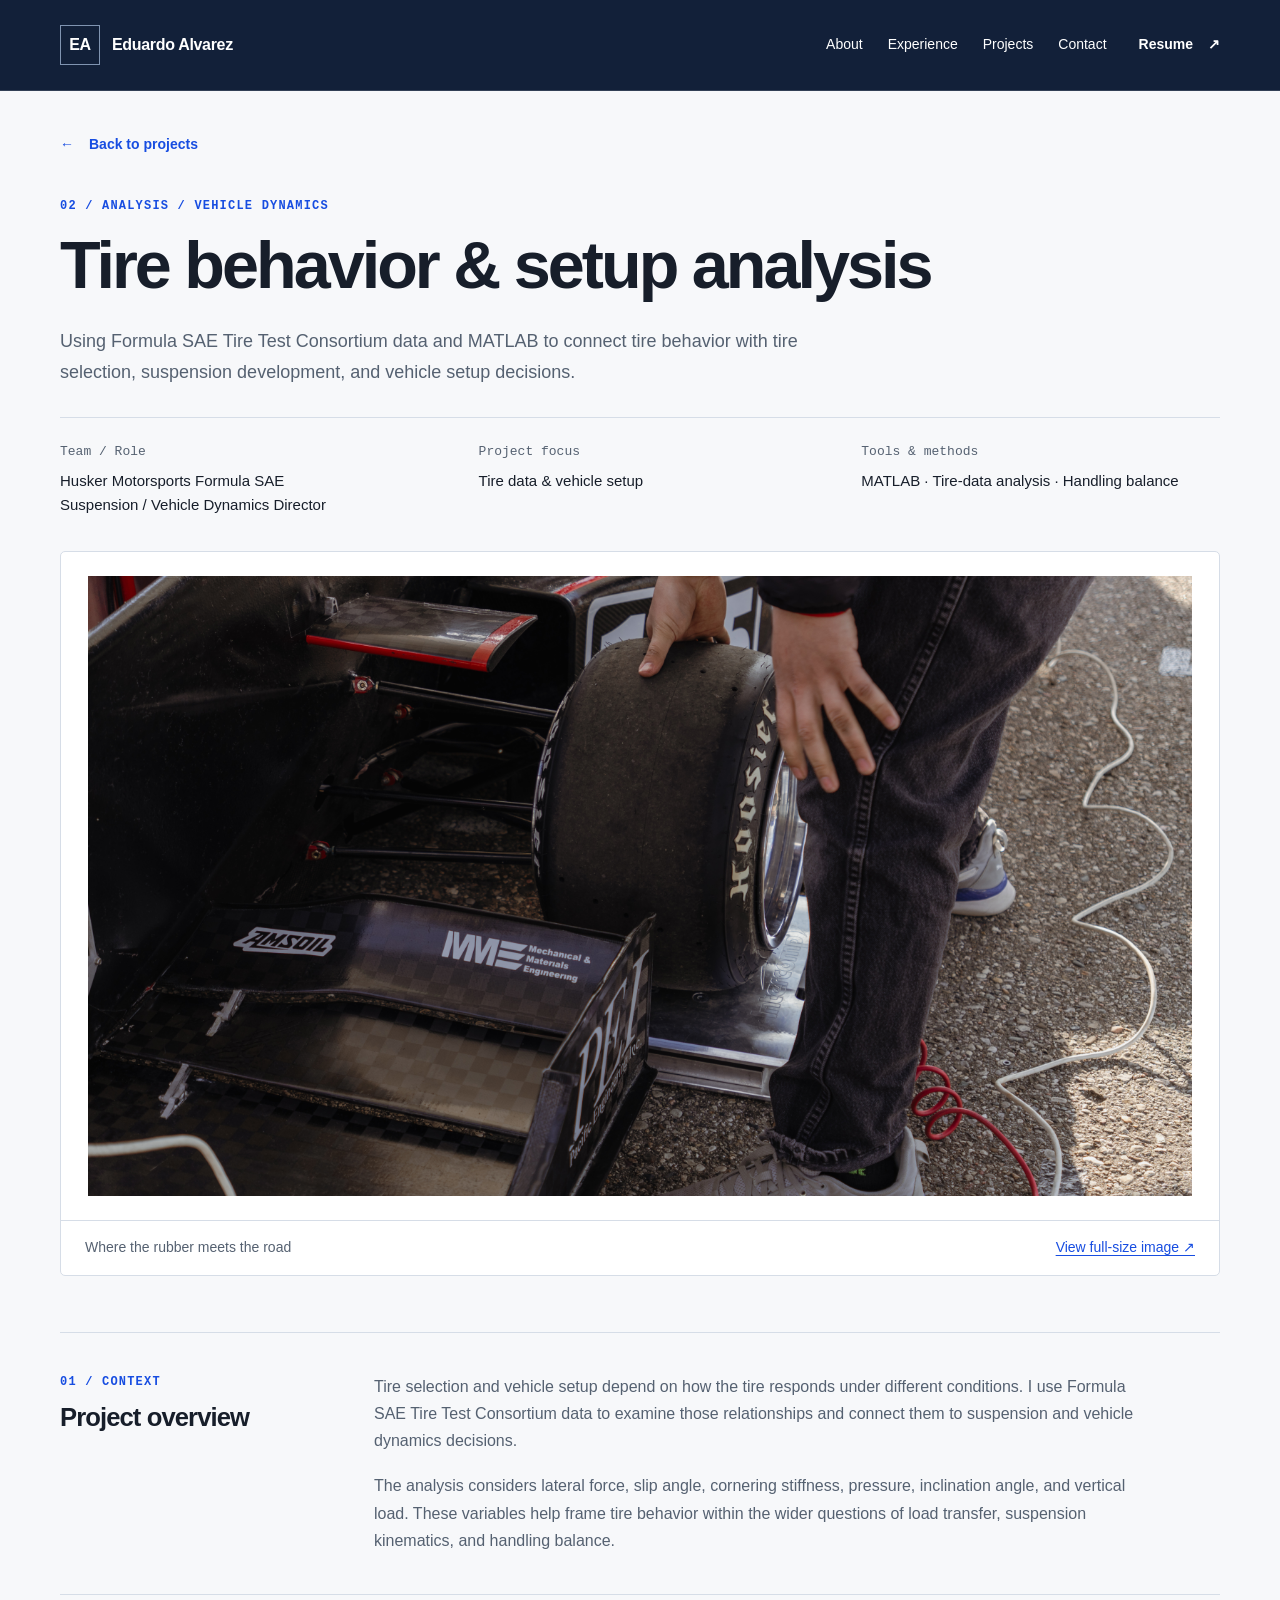
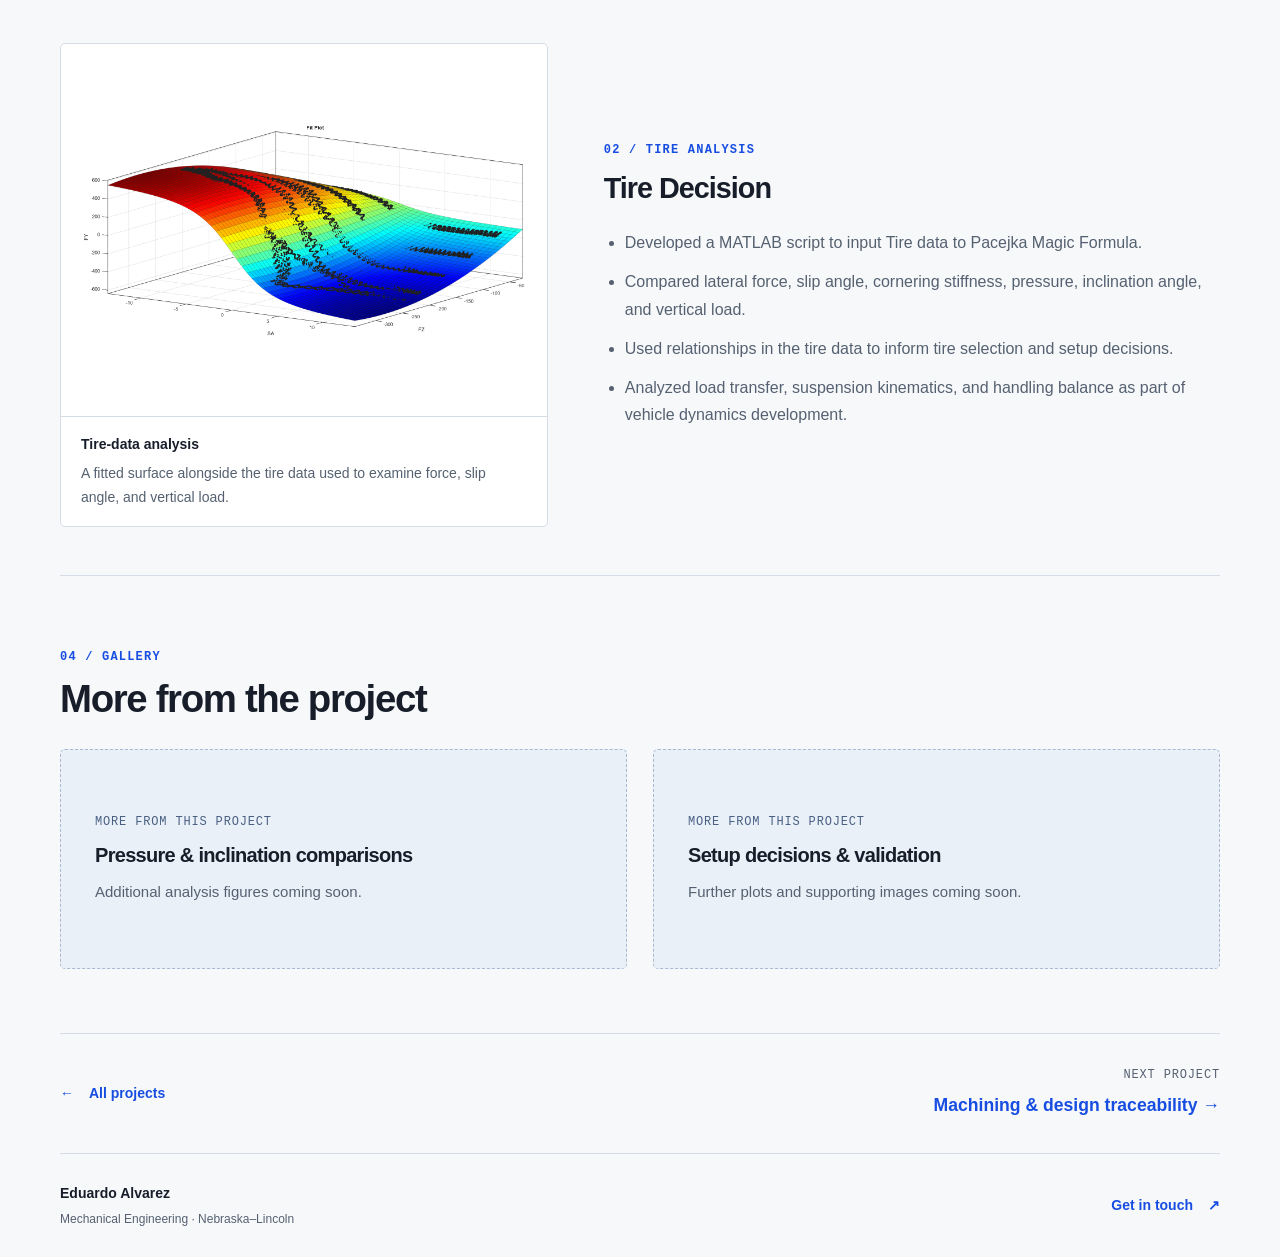
<file: projects/tire-analysis.html>
<!doctype html>
<html lang="en">
<head>
  <meta charset="utf-8">
  <meta name="viewport" content="width=device-width, initial-scale=1">
  <title>Tire behavior &amp; setup analysis | Eduardo Alvarez</title>
  <meta name="description" content="Using Formula SAE Tire Test Consortium data and MATLAB to connect tire behavior with tire selection, suspension development, and vehicle setup decisions.">
  <meta name="theme-color" content="#122039">
  <meta property="og:title" content="Tire behavior &amp; setup analysis | Eduardo Alvarez">
  <meta property="og:description" content="Using Formula SAE Tire Test Consortium data and MATLAB to connect tire behavior with tire selection, suspension development, and vehicle setup decisions.">
  <meta property="og:type" content="website">
  <link rel="icon" type="image/svg+xml" href="data:image/svg+xml,%3Csvg xmlns='http://www.w3.org/2000/svg' viewBox='0 0 40 40'%3E%3Crect width='40' height='40' rx='5' fill='%23174de1'/%3E%3Cpath d='M10 11h20v4H14v3h13v4H14v3h16v4H10z' fill='white'/%3E%3C/svg%3E">
  <link rel="stylesheet" href="../assets/styles.css">
  <link rel="stylesheet" href="../assets/project-pages.css">
</head>
<body class="project-page" id="top">
  <a class="skip-link" href="#main">Skip to content</a>
  <header class="site-header">
    <div class="container header-inner">
      <a class="brand" href="../index.html#top" aria-label="Eduardo Alvarez, portfolio home"><span class="monogram" aria-hidden="true">EA</span><span>Eduardo Alvarez</span></a>
      <nav aria-label="Main navigation"><a href="../index.html#about">About</a><a href="../index.html#experience">Experience</a><a href="../index.html#projects">Projects</a><a href="../index.html#contact">Contact</a></nav>
      <a class="header-resume" href="../assets/Eduardo-Alvarez-Resume.pdf" target="_blank" rel="noopener">Resume <span aria-hidden="true">↗</span><span class="sr-only"> (PDF, opens in a new tab)</span></a>
    </div>
  </header>

  <main id="main">
    <!-- EDIT THE TITLE, INTRODUCTION, AND PROJECT FACTS HERE. -->
    <section class="case-intro container" aria-labelledby="project-title">
      <a class="text-link case-back" href="../index.html#projects"><span aria-hidden="true">←</span> Back to projects</a>
      <p class="eyebrow">02 / Analysis / Vehicle dynamics</p>
      <h1 id="project-title">Tire behavior &amp; setup analysis</h1>
      <p class="case-lead">Using Formula SAE Tire Test Consortium data and MATLAB to connect tire behavior with tire selection, suspension development, and vehicle setup decisions.</p>
      <dl class="case-facts">
        <div><dt>Team / Role</dt><dd>Husker Motorsports Formula SAE<br>Suspension / Vehicle Dynamics Director</dd></div>
        <div><dt>Project focus</dt><dd>Tire data &amp; vehicle setup</dd></div>
        <div><dt>Tools &amp; methods</dt><dd>MATLAB · Tire-data analysis · Handling balance</dd></div>
      </dl>
    </section>

    <!-- MAIN PROJECT IMAGE: keep the filename capitalization exactly as saved. -->
    <figure class="case-figure container">
      <a class="case-image-link" href="../assets/images/TireReallife.jpg" target="_blank" rel="noopener" aria-label="Open main project image in a new tab">
        <img src="../assets/images/TireReallife.jpg" alt="Tire-data fit plot showing a colored surface and black data points across the FY, SA, and FZ axes" width="1607" height="790" fetchpriority="high">
      </a>
      <figcaption><span>Where the rubber meets the road</span><a href="../assets/images/TireReallife.jpg" target="_blank" rel="noopener">View full-size image <span class="sr-only">(opens in a new tab)</span><span aria-hidden="true">↗</span></a></figcaption>
    </figure>

    <div class="case-sections container">
      <!-- OVERVIEW: add more paragraphs inside the case-prose div. -->
      <section class="case-section" aria-labelledby="overview-title">
        <div><p class="eyebrow">01 / Context</p><h2 id="overview-title">Project overview</h2></div>
        <div class="case-prose">
            <p>Tire selection and vehicle setup depend on how the tire responds under different conditions. I use Formula SAE Tire Test Consortium data to examine those relationships and connect them to suspension and vehicle dynamics decisions.</p>
            <p>The analysis considers lateral force, slip angle, cornering stiffness, pressure, inclination angle, and vertical load. These variables help frame tire behavior within the wider questions of load transfer, suspension kinematics, and handling balance.</p>
        </div>
      </section>

      <!-- ALTERNATING ROWS: images switch sides automatically. Copy a whole case-story-row to add another. -->
      <div class="case-stories">
      <!-- YOUR CONTRIBUTION: add or edit list items below. -->
      <section class="case-story-row" aria-labelledby="contribution-title">
        <!-- CONTRIBUTION IMAGE: change the filename in both href and src to use a different image. -->
        <figure class="case-story-media">
          <a href="../assets/images/tire-analysis-polished.png" target="_blank" rel="noopener"
             aria-label="Open tire-data analysis image in a new tab">
            <img src="../assets/images/tire-analysis-polished.png"
                 alt="MATLAB tire-data fit plot with a colored surface and black data points" loading="lazy">
          </a>
          <figcaption><strong>Tire-data analysis</strong>A fitted surface alongside the tire data used to examine force, slip angle, and vertical load.</figcaption>
        </figure>
        <div class="case-story-copy">
        <div><p class="eyebrow">02 / Tire Analysis</p><h2 id="contribution-title">Tire Decision</h2></div>
        <div class="case-prose">
          <ul>
              <li>Developed a MATLAB script to input Tire data to  Pacejka Magic Formula.</li>
              <li>Compared lateral force, slip angle, cornering stiffness, pressure, inclination angle, and vertical load.</li>
              <li>Used relationships in the tire data to inform tire selection and setup decisions.</li>
              <li>Analyzed load transfer, suspension kinematics, and handling balance as part of vehicle dynamics development.</li>
          </ul>
        </div>
        </div>
      </section>
<!--
       ENGINEERING PROCESS: expand these descriptions with your own project details. 
      <section class="case-story-row" aria-labelledby="process-title">
        PROCESS IMAGE: change the filename in both href and src to use a different image. 
        <figure class="case-story-media">
           ROW IMAGE PLACEHOLDER: replace this div with an image link. See EDITING-PROJECTS.md. 
          <div class="case-story-placeholder">
            <p class="meta-label">Image coming soon</p>
            <h3>Comparison figure</h3>
          </div>
          <figcaption><strong>Pressure &amp; inclination comparisons</strong>Additional analysis figure coming soon.</figcaption>
        </figure>
        <div class="case-story-copy">
        <div><p class="eyebrow">03 / Approach</p><h2 id="process-title">Engineering process</h2></div>
        <div class="case-prose">
          <ol class="case-steps">
              <li><h3>Compare the tire data</h3><p>Use MATLAB to explore how the measured variables relate to one another. The analysis includes force and slip angle behavior alongside pressure, inclination angle, and vertical load.</p></li>
              <li><h3>Read the relationships</h3><p>Compare lateral force and cornering stiffness across the available test conditions. The featured plot presents a fitted surface alongside data points, with the original axis labels retained.</p></li>
              <li><h3>Connect analysis to setup</h3><p>Use the tire-data relationships to inform tire selection and setup decisions, alongside the broader work on load transfer, suspension kinematics, and handling balance.</p></li>
          </ol>
        </div>
        </div>
      </section>
-->
      </div>
 
      <!-- OPTIONAL RESULTS SECTION: Add the tire model, test conditions, units, data filtering, fit method, pressure and inclination comparisons, and a specific setup decision supported by your results. Do not infer units or results from the plot alone.
           Copy a case-section above to add a Results or Lessons learned section here.
           Give its heading and aria-labelledby matching, unique IDs. -->
    </div>

    <section class="case-gallery-section container" aria-labelledby="gallery-title">
      <p class="eyebrow">04 / Gallery</p>
      <h2 id="gallery-title">More from the project</h2>
      <!-- GALLERY: duplicate a figure to add a photo. Replace placeholders when images are ready. -->
      <div class="case-gallery">
          <!-- PHOTO PLACEHOLDER: replace this whole div with a figure. See EDITING-PROJECTS.md. -->
          <div class="gallery-item gallery-placeholder">
            <p class="meta-label">More from this project</p>
            <h3>Pressure &amp; inclination comparisons</h3>
            <p>Additional analysis figures coming soon.</p>
          </div>
          <!-- PHOTO PLACEHOLDER: replace this whole div with a figure. See EDITING-PROJECTS.md. -->
          <div class="gallery-item gallery-placeholder">
            <p class="meta-label">More from this project</p>
            <h3>Setup decisions &amp; validation</h3>
            <p>Further plots and supporting images coming soon.</p>
          </div>
      </div>
    </section>

    <nav class="case-next container" aria-label="Project navigation">
      <a class="text-link" href="../index.html#projects"><span aria-hidden="true">←</span> All projects</a>
      <a href="manufacturing.html"><span class="meta-label">Next project</span><strong>Machining &amp; design traceability <span aria-hidden="true">→</span></strong></a>
    </nav>
  </main>

  <footer class="container site-footer">
    <p><strong>Eduardo Alvarez</strong><span>Mechanical Engineering · Nebraska–Lincoln</span></p>
    <a class="text-link" href="../index.html#contact">Get in touch <span aria-hidden="true">↗</span></a>
  </footer>
</body>
</html>
</file>
<file: assets/styles.css>
/* Eduardo Alvarez — original static portfolio. No build tools required. */
:root {
  --paper: #f7f8fa;
  --white: #fff;
  --ink: #171e2a;
  --muted: #556171;
  --blue: #174de1;
  --line: #d6dde7;
  --navy: #122039;
  --mono: 'Courier New', monospace;
  --radius: 5px;
}
* { box-sizing: border-box; }
html { scroll-behavior: smooth; scroll-padding-top: 30px; }
body { margin: 0; background: var(--paper); color: var(--ink); font: 1rem/1.7 Arial, Helvetica, sans-serif; -webkit-font-smoothing: antialiased; }
a { color: inherit; text-decoration: none; }
a, summary { -webkit-tap-highlight-color: transparent; }
a:focus-visible, summary:focus-visible { outline: 3px solid var(--blue); outline-offset: 5px; }
img { display: block; max-width: 100%; width: 100%; height: auto; }
h1, h2, h3, p, figure { margin: 0; }
h1, h2, h3 { line-height: 1.15; letter-spacing: -.035em; }
h2 { font-size: clamp(2rem, 3.4vw, 3rem); font-weight: 600; }
h3 { font-size: 1.5rem; font-weight: 600; }
.container { width: min(1160px, calc(100% - 80px)); margin-inline: auto; }
.sr-only { position: absolute; width: 1px; height: 1px; overflow: hidden; clip-path: inset(50%); white-space: nowrap; }
.skip-link { position: fixed; top: 10px; left: 10px; z-index: 10; padding: 12px 18px; background: white; transform: translateY(-150%); }
.skip-link:focus { transform: translateY(0); }
.eyebrow { font-family: var(--mono); font-size: .75rem; font-weight: 600; text-transform: uppercase; letter-spacing: .1em; line-height: 1.6; }
.meta-label { font: .75rem/1.6 var(--mono); text-transform: uppercase; letter-spacing: .07em; color: var(--muted); }
.text-link { display: inline-flex; align-items: center; gap: 15px; min-height: 44px; font-size: .875rem; font-weight: 600; color: var(--blue); }
.text-link:hover { text-decoration: underline; text-underline-offset: 5px; }
.button { display: inline-flex; align-items: center; justify-content: center; gap: 24px; padding: 13px 21px; font-size: .875rem; font-weight: 600; border: 1px solid transparent; border-radius: var(--radius); min-height: 48px; }
.button-primary { color: white; background: var(--blue); }
.button-primary:hover { background: #103bb9; }
.button-outline { color: white; border-color: #7385a0; background: #ffffff05; }
.button-outline:hover { background: #ffffff16; }

/* Navigation and full-width image-ready introduction. */
.site-header { position: absolute; inset: 0 0 auto; z-index: 2; color: white; border-bottom: 1px solid #ffffff24; }
.header-inner { display: flex; align-items: center; gap: 32px; flex-wrap: wrap; min-height: 90px; }
.brand { display: flex; align-items: center; gap: 12px; font-size: 1rem; font-weight: 600; letter-spacing: -.02em; }
.monogram { display: grid; place-items: center; width: 40px; height: 40px; border: 1px solid #8094b1; font-size: 1rem; }
.header-inner nav { display: flex; gap: 25px; margin-left: auto; font-size: .875rem; }
.header-inner nav a, .header-resume { display: inline-flex; align-items: center; min-height: 44px; }
.header-resume { font-size: .875rem; font-weight: 600; gap: 15px; }
.header-inner nav a:hover, .header-resume:hover { color: #a5c2ff; }
.hero { position: relative; isolation: isolate; display: flex; flex-direction: column; justify-content: center; min-height: 660px; padding: 155px 0 38px; background: #111e33; color: white; }
.hero::after { content: ''; position: absolute; inset: 0; z-index: -1; background: linear-gradient(90deg, #0b142a70, #12203930), linear-gradient(0deg, #0c172fbd, transparent 70%); }
.hero-backdrop { position: absolute; inset: 0; z-index: -2; width: 100%; height: 100%; object-fit: cover; }
.hero-inner { text-align: center; }
.hero-inner > .eyebrow { color: #d4e0f4; font-size: .875rem; letter-spacing: .16em; }
.hero h1 { font-size: clamp(3.4rem, 7.2vw, 6.8rem); line-height: 1.06; letter-spacing: -.055em; margin: 27px 0 21px; font-weight: 600; }
.hero h1 span { color: #9ebbff; }
.hero-statement { font-size: clamp(1.35rem, 2.4vw, 1.9rem); letter-spacing: .01em; line-height: 1.4; }
.hero-description { margin: 18px auto 0; max-width: 680px; color: #c7d3e6; line-height: 1.7; }
.hero-actions { display: flex; justify-content: center; flex-wrap: wrap; gap: 14px; margin-top: 29px; }
.hero-bottom { display: flex; justify-content: space-between; gap: 20px; flex-wrap: wrap; margin-top: 72px; font: .75rem/1.7 var(--mono); color: #b4c5df; }
.hero-divider { padding: 0 10px; color: #6f8abb; }
.hero a:focus-visible, .site-header a:focus-visible { outline-color: #c0d1ff; }

/* Centered summary and two-column background. */
.section { padding-block: 80px; }
.section-heading.centered { text-align: center; margin-bottom: 42px; }
.section-heading .eyebrow { color: var(--blue); margin-bottom: 13px; }
.section-heading > p:not(.eyebrow) { color: var(--muted); margin: 18px auto 0; max-width: 680px; }
.about .section-heading { margin-bottom: 26px; }
.about-intro { max-width: 820px; margin: auto; text-align: center; color: var(--muted); font-size: 1.125rem; line-height: 1.8; }
.about-columns { display: grid; grid-template-columns: 1fr 1fr; gap: 64px; max-width: 980px; margin: 45px auto 0; }
.about-columns > div { border-top: 1px solid var(--line); padding-top: 22px; }
.about-number { font: .75rem/1.5 var(--mono); color: var(--blue); }
.about-columns h3 { font-size: 1.45rem; margin: 10px 0 13px; }
.about-columns p { color: var(--muted); }
.about-education { display: flex; align-items: center; justify-content: space-between; gap: 25px; max-width: 980px; margin: 44px auto 0; padding: 21px 0; border-block: 1px solid var(--line); }
.about-education p { font-size: .875rem; }
.about-education p span { display: block; color: var(--muted); }
.graduation { font-size: .875rem; color: var(--blue); }
.about-skills-link { text-align: center; margin-top: 19px; }

/* Alternating experience timeline. Dates remain before each role in reading order. */
.experience-section { background: #edf1f6; }
.timeline { position: relative; padding: 9px 0; }
.timeline::before { content: ''; position: absolute; left: 50%; width: 2px; top: 0; bottom: 0; background: #c8d3e2; transform: translateX(-50%); }
.timeline-item { position: relative; display: grid; grid-template-columns: minmax(0, 1fr) 64px minmax(0, 1fr); align-items: start; margin-bottom: 32px; }
.timeline-item:last-child { margin-bottom: 0; }
.timeline-item::after { content: ''; position: absolute; top: 34px; left: 50%; transform: translateX(-50%); width: 12px; height: 12px; border: 5px solid #edf1f6; box-sizing: content-box; border-radius: 50%; background: var(--blue); }
.experience-meta { grid-column: 1; grid-row: 1; text-align: right; padding-top: 30px; }
.experience-meta p { font: .875rem/1.6 var(--mono); font-weight: 600; color: var(--blue); }
.experience-meta span { display: block; margin-top: 5px; font-size: .875rem; color: var(--muted); }
.experience-body { grid-column: 3; grid-row: 1; padding: 28px 30px; background: white; border: 1px solid #d9e0ea; border-radius: var(--radius); box-shadow: 0 4px 14px #182f4d05; }
.timeline-item:nth-child(even) .experience-meta { grid-column: 3; text-align: left; }
.timeline-item:nth-child(even) .experience-body { grid-column: 1; }
.organization-row { display: flex; align-items: center; gap: 13px; margin-bottom: 22px; }
.organization-mark { display: grid; place-items: center; flex-shrink: 0; width: 43px; height: 43px; color: var(--blue); background: #edf2fd; font: .875rem/1 var(--mono); font-weight: 600; border: 1px solid #d7e2fd; border-radius: 3px; }
.organization { font-size: .875rem; color: var(--muted); line-height: 1.45; }
.experience-body h3 { font-size: 1.45rem; line-height: 1.25; }
.experience-body > p { color: var(--muted); margin-top: 15px; }
.experience-body .text-link { margin-top: 15px; }

/* Image-led project gallery: one featured system, then two supporting projects. */
.project-grid { display: grid; grid-template-columns: repeat(2, minmax(0, 1fr)); gap: 30px; align-items: start; }
.project { min-width: 0; border: 1px solid var(--line); background: white; border-radius: var(--radius); overflow: hidden; scroll-margin-top: 25px; }
.project-featured { grid-column: 1 / -1; display: grid; grid-template-columns: 1.15fr 1fr; }
.project-media { background: #e9eef6; min-width: 0; display: flex; flex-direction: column; }
.project-media img { aspect-ratio: 4/3; object-fit: cover; }
.project-featured .project-media img { flex: 1; min-height: 340px; height: 100%; }
.project-media figcaption { display: flex; justify-content: space-between; flex-wrap: wrap; gap: 5px 15px; padding: 12px 18px; font: .75rem/1.6 var(--mono); color: #4d607c; background: #e4ebf5; }
.project-copy { padding: 28px 30px 10px; }
.project-featured .project-copy { align-self: center; padding: 32px 35px 12px; }
.project-copy > .eyebrow { color: var(--blue); margin-bottom: 14px; }
.project-copy h3 { font-size: 1.65rem; line-height: 1.2; }
.project-featured h3 { font-size: clamp(1.7rem, 2.7vw, 2.3rem); }
.project-copy > p:not(.eyebrow) { color: var(--muted); margin-top: 16px; }
.tags { list-style: none; display: flex; flex-wrap: wrap; gap: 7px; margin: 21px 0; padding: 0; }
.tags li { font-size: .875rem; line-height: 1.5; padding: 4px 9px; color: #415571; background: #f1f4f9; border-radius: 3px; }
details { border-top: 1px solid var(--line); margin-top: 24px; }
summary { display: flex; justify-content: space-between; align-items: center; gap: 20px; min-height: 56px; padding-block: 15px; font-size: .875rem; font-weight: 600; cursor: pointer; list-style: none; }
summary::-webkit-details-marker { display: none; }
summary > span { color: var(--blue); font-size: 1.375rem; line-height: 1; transition: transform .15s; }
details[open] summary > span { transform: rotate(45deg); }
.detail-content { color: var(--muted); padding-bottom: 19px; }
.detail-content ul { padding-left: 19px; margin: 0; }
.detail-content li + li { margin-top: 10px; }
.contain-image { object-fit: contain !important; }

/* Technical skills and contact. */
.skills { padding-top: 20px; }
.skills-grid { display: grid; grid-template-columns: repeat(3, minmax(0, 1fr)); gap: 35px; }
.skill-group { padding-top: 21px; border-top: 2px solid #263b5a; }
.skill-number { font: .75rem/1.5 var(--mono); color: var(--blue); }
.skill-group h3 { font-size: 1.35rem; margin: 14px 0 23px; }
.skill-group dl { margin: 0; }
.skill-group dl > div + div { margin-top: 18px; }
.skill-group dt { font-weight: 600; }
.skill-group dd { margin: 3px 0 0; color: var(--muted); font-size: .875rem; }
.skill-list { padding: 0; margin: 0; list-style: none; color: var(--muted); }
.skill-list li { margin-bottom: 14px; }
.contact { padding-block: 65px; background: var(--navy); color: white; }
.contact-inner { display: grid; grid-template-columns: 1.2fr 1fr; gap: 70px; }
.contact .eyebrow { color: #a7c1f0; margin-bottom: 21px; }
.contact h2 { font-size: clamp(2.6rem, 4.4vw, 3.7rem); }
.contact p:not(.eyebrow) { color: #c7d3e6; margin-top: 23px; }
.contact-links { align-self: center; min-width: 0; }
.contact-links > a { display: flex; justify-content: space-between; align-items: center; gap: 20px; padding: 17px 0; border-bottom: 1px solid #475b79; font-size: 1.1rem; overflow-wrap: anywhere; }
.contact-links > a:first-child { border-top: 1px solid #475b79; }
.contact-label { display: block; margin-bottom: 5px; color: #b1c7ec; font: .75rem/1.6 var(--mono); }
.contact-links small { margin-left: 10px; color: #b1c7ec; font: .75rem/1.6 var(--mono); }
.contact-links > a > span[aria-hidden] { flex-shrink: 0; }
.contact a:hover { color: #b9ceff; }
.contact a:focus-visible { outline-color: white; }
.site-footer { display: flex; justify-content: space-between; align-items: center; flex-wrap: wrap; gap: 20px; padding-block: 28px; font-size: .875rem; }
.site-footer strong { display: block; font-weight: 600; }
.site-footer p > span { display: block; margin-top: 3px; color: var(--muted); font-size: .75rem; }

/* Small screens use a single-column timeline and gallery. */
@media (max-width: 1000px) {
  .container { width: calc(100% - 56px); }
  .header-inner { gap: 22px; }
  .header-inner nav { gap: 18px; }
  .timeline-item { grid-template-columns: minmax(0, 1fr) 45px minmax(0, 1fr); }
  .experience-body { padding: 24px; }
  .project-copy, .project-featured .project-copy { padding: 25px 25px 10px; }
  .project-grid { gap: 24px; }
  .contact-inner { gap: 40px; }
}
@media (max-width: 760px) {
  .container { width: calc(100% - 40px); }
  .header-inner { min-height: 0; padding-block: 15px; gap: 10px; }
  .brand { font-size: .875rem; }
  .monogram { width: 34px; height: 34px; font-size: .875rem; }
  .header-resume { margin-left: auto; gap: 8px; }
  .header-inner nav { order: 3; flex-basis: 100%; margin: 0; justify-content: space-between; gap: 10px; }
  .hero { min-height: 690px; padding: 185px 0 28px; }
  .hero h1 { font-size: clamp(3.2rem, 12vw, 5rem); max-width: 600px; margin-inline: auto; }
  .hero-inner > .eyebrow { font-size: .75rem; letter-spacing: .1em; }
  .hero-description br { display: none; }
  .hero-actions { gap: 12px; }
  .hero .button { padding: 13px 15px; gap: 15px; }
  .hero-bottom { margin-top: 50px; justify-content: center; text-align: center; gap: 10px; }
  .hero-divider { padding: 0 4px; }
  .section { padding-block: 55px; }
  .section-heading.centered { margin-bottom: 30px; }
  .about-intro { font-size: 1rem; }
  .about-columns { grid-template-columns: 1fr; gap: 27px; margin-top: 30px; }
  .about-education { flex-direction: column; align-items: flex-start; gap: 10px; margin-top: 30px; }
  .timeline::before { left: 8px; }
  .timeline-item { display: block; margin-bottom: 30px; padding-left: 33px; }
  .timeline-item::after { left: 8px; top: 0; }
  .experience-meta, .timeline-item:nth-child(even) .experience-meta { text-align: left; padding-top: 0; margin-bottom: 15px; }
  .experience-meta span { margin-top: 1px; }
  .experience-body { padding: 23px; }
  .experience-body h3 { font-size: 1.3rem; }
  .organization-row { gap: 10px; }
  .organization-mark { width: 36px; height: 36px; }
  .project-grid, .project-featured { display: block; }
  .project + .project { margin-top: 27px; }
  .project-featured .project-media img { min-height: 0; height: auto; flex: initial; }
  .project-copy h3, .project-featured h3 { font-size: 1.6rem; }
  .project-media figcaption { padding-inline: 16px; }
  .project-copy, .project-featured .project-copy { padding: 25px 22px 10px; }
  .skills { padding-top: 5px; }
  .skills-grid { grid-template-columns: 1fr; gap: 30px; }
  .skill-group h3 { margin: 12px 0 18px; }
  .contact-inner { grid-template-columns: 1fr; gap: 30px; }
  .contact p br { display: none; }
  .contact-links > a { font-size: 1rem; }
  .site-footer { align-items: flex-start; gap: 15px; }
}
@media (max-width: 380px) {
  .experience-body { padding: 19px; }
  .organization-row { align-items: flex-start; }
  .organization-mark { display: none; }
  .hero-actions { flex-direction: column; align-items: center; }
  .hero-actions .button { min-width: 205px; }
}
@media (prefers-reduced-motion: reduce) {
  html { scroll-behavior: auto; }
  * { transition: none !important; }
}
@media print {
  body { background: white; font-size: 11pt; }
  .container { width: 100%; }
  .site-header, .hero-backdrop, .hero::after, .hero-actions, .hero-bottom, .project-media, .skip-link { display: none; }
  .hero { min-height: 0; padding: 0 0 20px; color: black; background: white; }
  .hero h1 { font-size: 38pt; }
  .hero h1 span, .hero-description, .hero-inner > .eyebrow { color: black; }
  .section { padding-block: 20px; }
  .timeline::before, .timeline-item::after { display: none; }
  .timeline-item, .project-grid, .project-featured, .contact-inner { display: block; }
  .timeline-item { break-inside: avoid; padding: 0; }
  .experience-meta { text-align: left; padding: 0 0 10px; }
  .project { break-inside: avoid; margin-bottom: 18px; }
  .contact { background: white; color: black; }
  .contact .eyebrow, .contact p:not(.eyebrow), .contact-label, .contact-links small { color: black; }
}


.husker-logo-frame {
  display: block;
  width: 48px;
  height: 48px;
  flex-shrink: 0;
  overflow: hidden;
  border: 1px solid var(--line);
  border-radius: 5px;
  background: white;
}

.husker-logo-frame img {
  width: 100%;
  height: 100%;
  object-fit: contain;
  transform: scale(1.5);
}

.organization-row > img.organization-logo {
  width: 48px;
  height: 48px;
  max-width: 48px;
  flex: 0 0 48px;
  object-fit: contain;
  transform: none;
  padding: 5px;
  background: white;
  border: 1px solid var(--line);
  border-radius: 5px;
}
.hero-backdrop {
  object-fit: cover;
  object-position: center 100%;
}
#tire-analysis .project-media img {
  object-fit: contain;
  object-position: center;
  padding: 16px;
  background: white;
}
#suspension .project-media img {
  object-fit: contain;
  object-position: center;
  padding: 16px;
  transform: none;
}
</file>
<file: assets/project-pages.css>
/* Project links on the homepage. Keep one link per card; its click area covers the card. */
.project { position: relative; }
.project-open { display: flex; align-items: center; justify-content: space-between; gap: 16px; margin-top: 24px; padding-block: 17px; border-top: 1px solid var(--line); color: var(--blue); font-size: .875rem; font-weight: 600; }
.project-open::after { content: ''; position: absolute; inset: 0; z-index: 1; }
.project:hover { border-color: #9fb5de; }
.project:hover h3 { color: var(--blue); }
.project:focus-within { outline: 3px solid var(--blue); outline-offset: 5px; }
.project-open:focus-visible { outline: none; }
#manufacturing .project-media img { object-fit: contain; background: white; padding: 16px; }

/* Detail pages share the portfolio's navigation, colors, and type. */
.project-page .site-header { position: static; background: var(--navy); }
.project-page .eyebrow { color: var(--blue); }
.case-intro { padding-block: 32px 34px; }
.case-back { margin-bottom: 30px; }
.case-intro h1 { max-width: 1000px; font-size: clamp(2.35rem, 5.2vw, 4.5rem); line-height: 1.08; margin-top: 14px; letter-spacing: -.045em; }
.case-lead { max-width: 790px; font-size: 1.125rem; color: var(--muted); margin-top: 24px; }
.case-facts { display: grid; grid-template-columns: 1.1fr 1fr 1fr; gap: 24px; padding-top: 24px; margin: 30px 0 0; border-top: 1px solid var(--line); }
.case-facts dt { color: var(--muted); font: .8125rem/1.6 var(--mono); margin-bottom: 6px; }
.case-facts dd { margin: 0; font-size: .9375rem; line-height: 1.6; }
.case-figure { background: white; border: 1px solid var(--line); border-radius: var(--radius); overflow: hidden; }
.case-image-link { display: block; padding: 24px; }
.case-image-link:focus-visible { outline-offset: -5px; }
.case-figure img { width: 100%; height: auto; max-height: 620px; object-fit: contain; }
.case-figure figcaption { display: flex; justify-content: space-between; flex-wrap: wrap; gap: 8px 24px; padding: 15px 24px; border-top: 1px solid var(--line); color: var(--muted); font-size: .875rem; }
.case-figure figcaption a { color: var(--blue); text-decoration: underline; text-underline-offset: 3px; }
.case-sections { margin-block: 56px 72px; }
.case-section { display: grid; grid-template-columns: 250px minmax(0, 1fr); gap: 64px; padding-block: 40px; border-bottom: 1px solid var(--line); }
.case-section:first-child { border-top: 1px solid var(--line); }
.case-section h2 { font-size: 1.6rem; line-height: 1.2; margin-top: 10px; }
.case-prose { max-width: 760px; color: var(--muted); }
.case-prose p + p, .case-prose p + ul { margin-top: 18px; }
.case-prose ul { margin: 0; padding-left: 21px; }
.case-prose li + li { margin-top: 12px; }
.case-prose strong { color: var(--ink); }
.case-steps { list-style: none; padding: 0; margin: 0; counter-reset: step; }
.case-steps li { counter-increment: step; position: relative; padding-left: 44px; }
.case-steps li + li { margin-top: 28px; }
.case-steps li::before { content: '0' counter(step); position: absolute; left: 0; top: 3px; color: var(--blue); font: .875rem/1.6 var(--mono); }
.case-steps h3 { font-size: 1.1rem; letter-spacing: -.015em; margin-bottom: 8px; color: var(--ink); }
.case-gallery-section { padding-bottom: 64px; }
.case-gallery-section h2 { font-size: clamp(1.8rem, 3vw, 2.5rem); margin: 10px 0 28px; }
.case-gallery { display: grid; grid-template-columns: repeat(2, minmax(0, 1fr)); gap: 26px; align-items: start; }
.gallery-item { min-width: 0; background: white; border: 1px solid var(--line); border-radius: var(--radius); overflow: hidden; }
.gallery-item > a { display: block; padding: 16px; }
.gallery-item > a:focus-visible { outline-offset: -5px; }
.gallery-item img { width: 100%; height: auto; aspect-ratio: 4 / 3; object-fit: contain; }
.gallery-item figcaption { padding: 18px 22px; border-top: 1px solid var(--line); font-size: .9375rem; color: var(--muted); }
.gallery-item figcaption strong { display: block; color: var(--ink); margin-bottom: 5px; }
.gallery-placeholder { padding: 34px; min-height: 220px; display: flex; flex-direction: column; justify-content: center; background: #eaf0f8; border: 1px dashed #a9b9d0; }
.gallery-placeholder .meta-label { margin-bottom: 12px; color: #496082; }
.gallery-placeholder h3 { font-size: 1.25rem; }
.gallery-placeholder p:last-child { margin-top: 12px; color: var(--muted); font-size: .9375rem; }
.case-next { display: flex; align-items: center; justify-content: space-between; flex-wrap: wrap; gap: 24px; padding-block: 32px; border-block: 1px solid var(--line); }
.case-next > a:last-child { max-width: 520px; text-align: right; }
.case-next .meta-label { display: block; margin-bottom: 6px; }
.case-next strong { color: var(--blue); font-size: 1.1rem; }
.case-next a:hover strong { text-decoration: underline; text-underline-offset: 4px; }
@media (max-width: 1000px) {
  .case-section { grid-template-columns: 200px minmax(0, 1fr); gap: 36px; }
}
@media (max-width: 760px) {
  .case-intro { padding-block: 20px 28px; }
  .case-back { margin-bottom: 22px; }
  .case-lead { font-size: 1rem; }
  .case-facts { grid-template-columns: 1fr; gap: 16px; }
  .case-image-link { padding: 12px; }
  .case-figure figcaption { padding: 14px 16px; }
  .case-sections { margin-block: 32px 44px; }
  .case-section { grid-template-columns: 1fr; gap: 22px; padding-block: 30px; }
  .case-gallery { grid-template-columns: 1fr; gap: 22px; }
  .case-gallery-section { padding-bottom: 40px; }
  .gallery-placeholder { padding: 25px; min-height: 200px; }
  .case-next { align-items: flex-start; flex-direction: column; }
  .case-next > a:last-child { text-align: left; }
}
@media print {
  .project-open, .case-back, .case-next { display: none; }
  .case-intro h1 { font-size: 32pt; }
  .case-section { display: block; break-inside: avoid; }
  .case-section > div:first-child { margin-bottom: 18px; }
  .case-gallery { display: block; }
  .gallery-item { break-inside: avoid; margin-bottom: 20px; }
}

/* Alternating image-and-text rows below each project overview. */
.case-story-row {
  display: grid;
  grid-template-columns: minmax(0, .95fr) minmax(0, 1.2fr);
  grid-template-areas: "media copy";
  gap: 56px;
  align-items: center;
  padding-block: 48px;
  border-bottom: 1px solid var(--line);
}
.case-story-row:nth-child(even) {
  grid-template-columns: minmax(0, 1.2fr) minmax(0, .95fr);
  grid-template-areas: "copy media";
}
.case-story-copy { grid-area: copy; min-width: 0; }
.case-story-copy h2 { font-size: 1.8rem; line-height: 1.2; margin: 10px 0 24px; }
.case-story-copy .case-prose { max-width: none; }
.case-story-media {
  grid-area: media;
  min-width: 0;
  margin: 0;
  overflow: hidden;
  border: 1px solid var(--line);
  border-radius: var(--radius);
  background: white;
}
.case-story-media > a { display: block; padding: 16px; }
.case-story-media > a:focus-visible { outline-offset: -5px; }
.case-story-media img { width: 100%; height: auto; aspect-ratio: 4 / 3; object-fit: contain; }
.case-story-media figcaption { padding: 16px 20px; border-top: 1px solid var(--line); color: var(--muted); font-size: .875rem; }
.case-story-media figcaption strong { display: block; margin-bottom: 5px; color: var(--ink); }
.case-story-placeholder { display: flex; flex-direction: column; align-items: center; justify-content: center; gap: 12px; padding: 28px; aspect-ratio: 4 / 3; background: #eaf0f8; text-align: center; }
.case-story-placeholder h3 { font-size: 1.25rem; }
@media (max-width: 1000px) {
  .case-story-row { gap: 32px; }
}
@media (max-width: 760px) {
  .case-story-row,
  .case-story-row:nth-child(even) {
    grid-template-columns: minmax(0, 1fr);
    grid-template-areas: "media" "copy";
    gap: 24px;
    padding-block: 32px;
  }
  .case-story-copy h2 { font-size: 1.6rem; margin-bottom: 20px; }
  .case-story-media > a { padding: 12px; }
  .case-story-media figcaption { padding: 14px 16px; }
}
@media print {
  .case-story-row,
  .case-story-row:nth-child(even) { display: block; break-inside: avoid; }
  .case-story-media { max-width: 380px; margin-bottom: 24px; }
}
</file>
